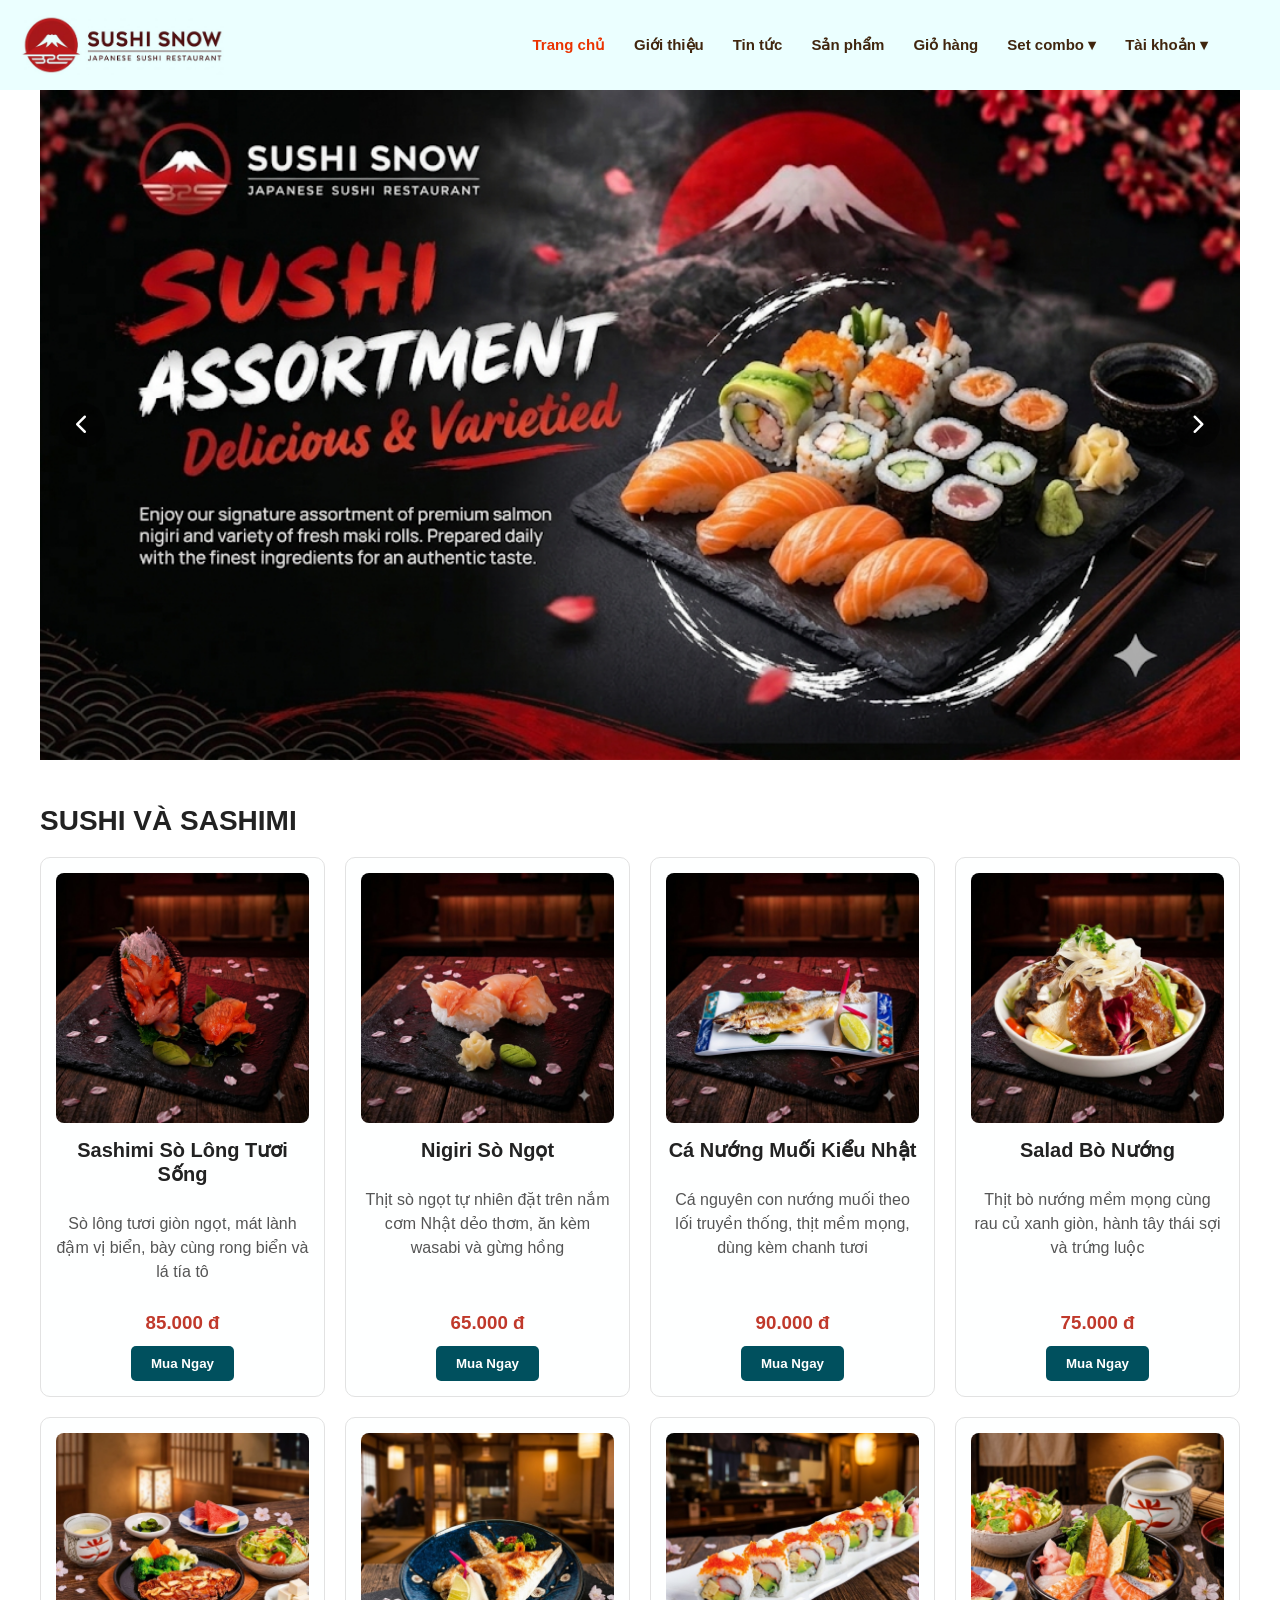
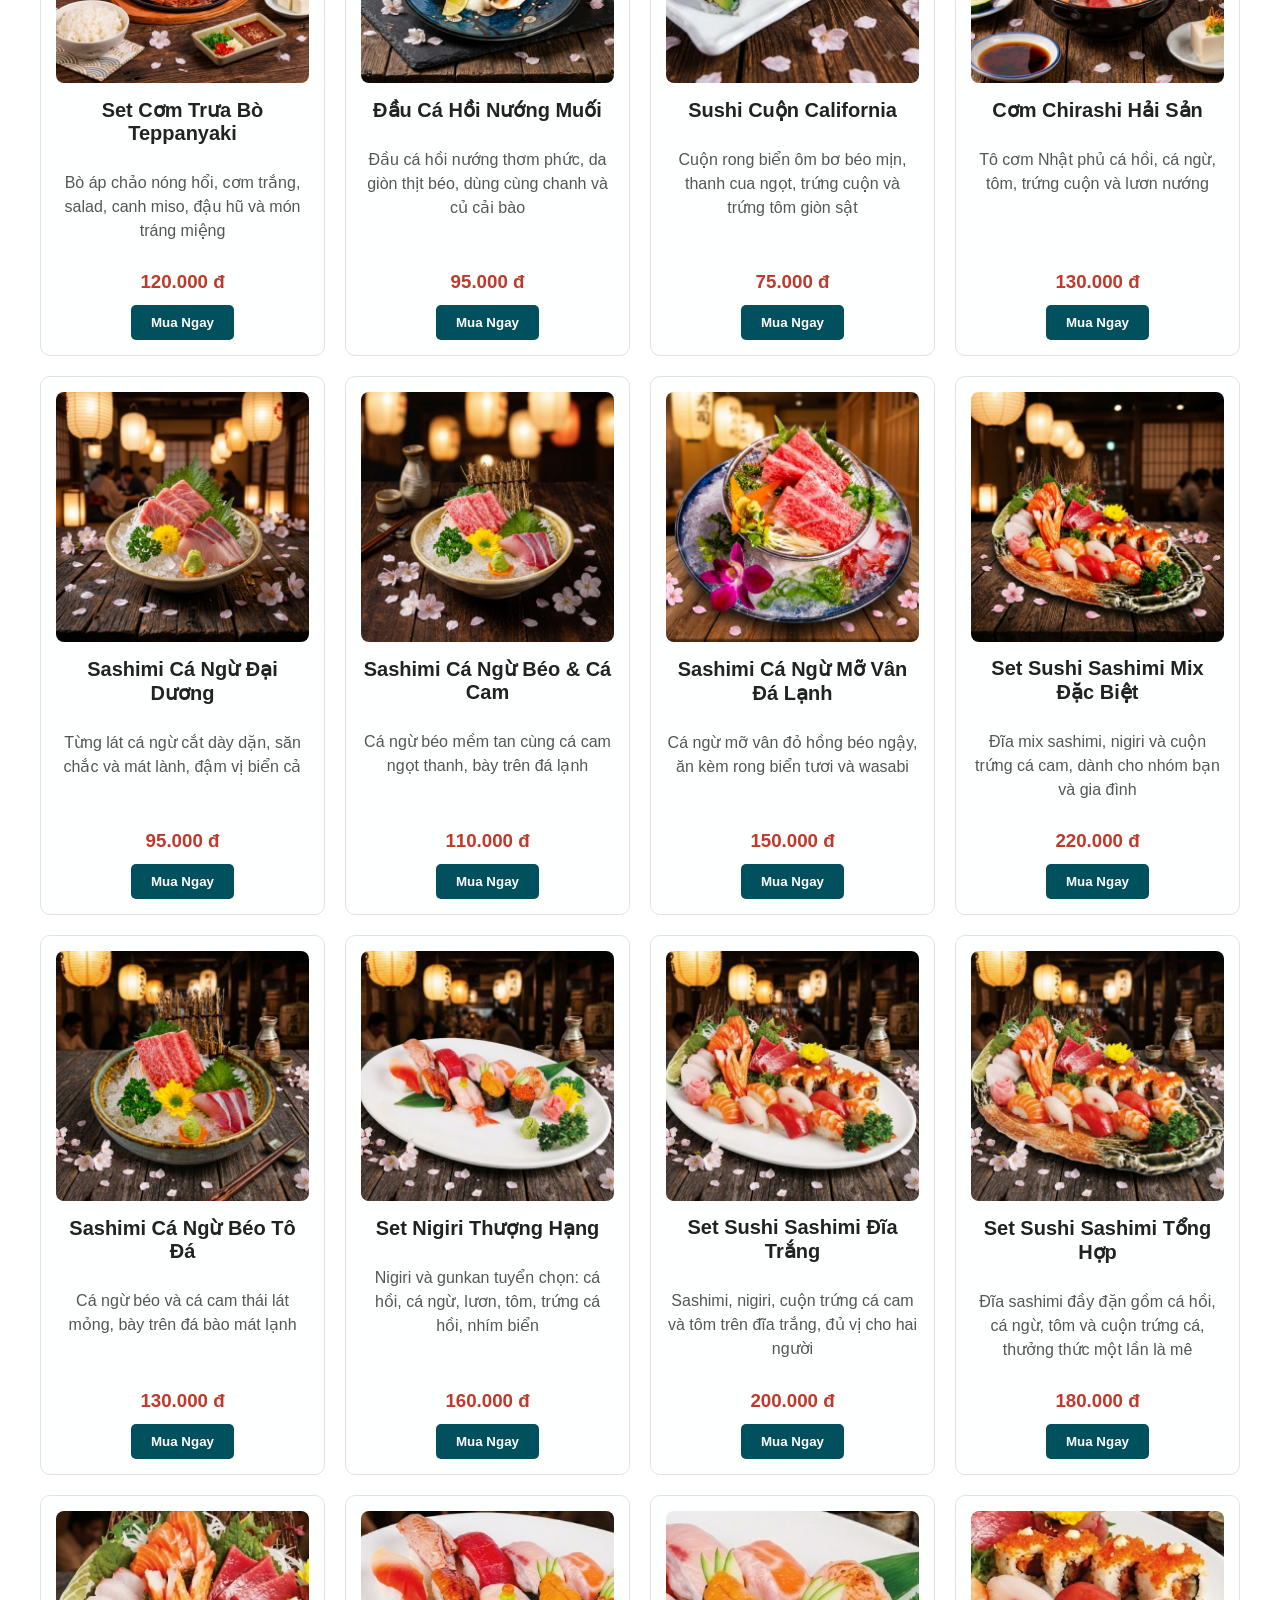
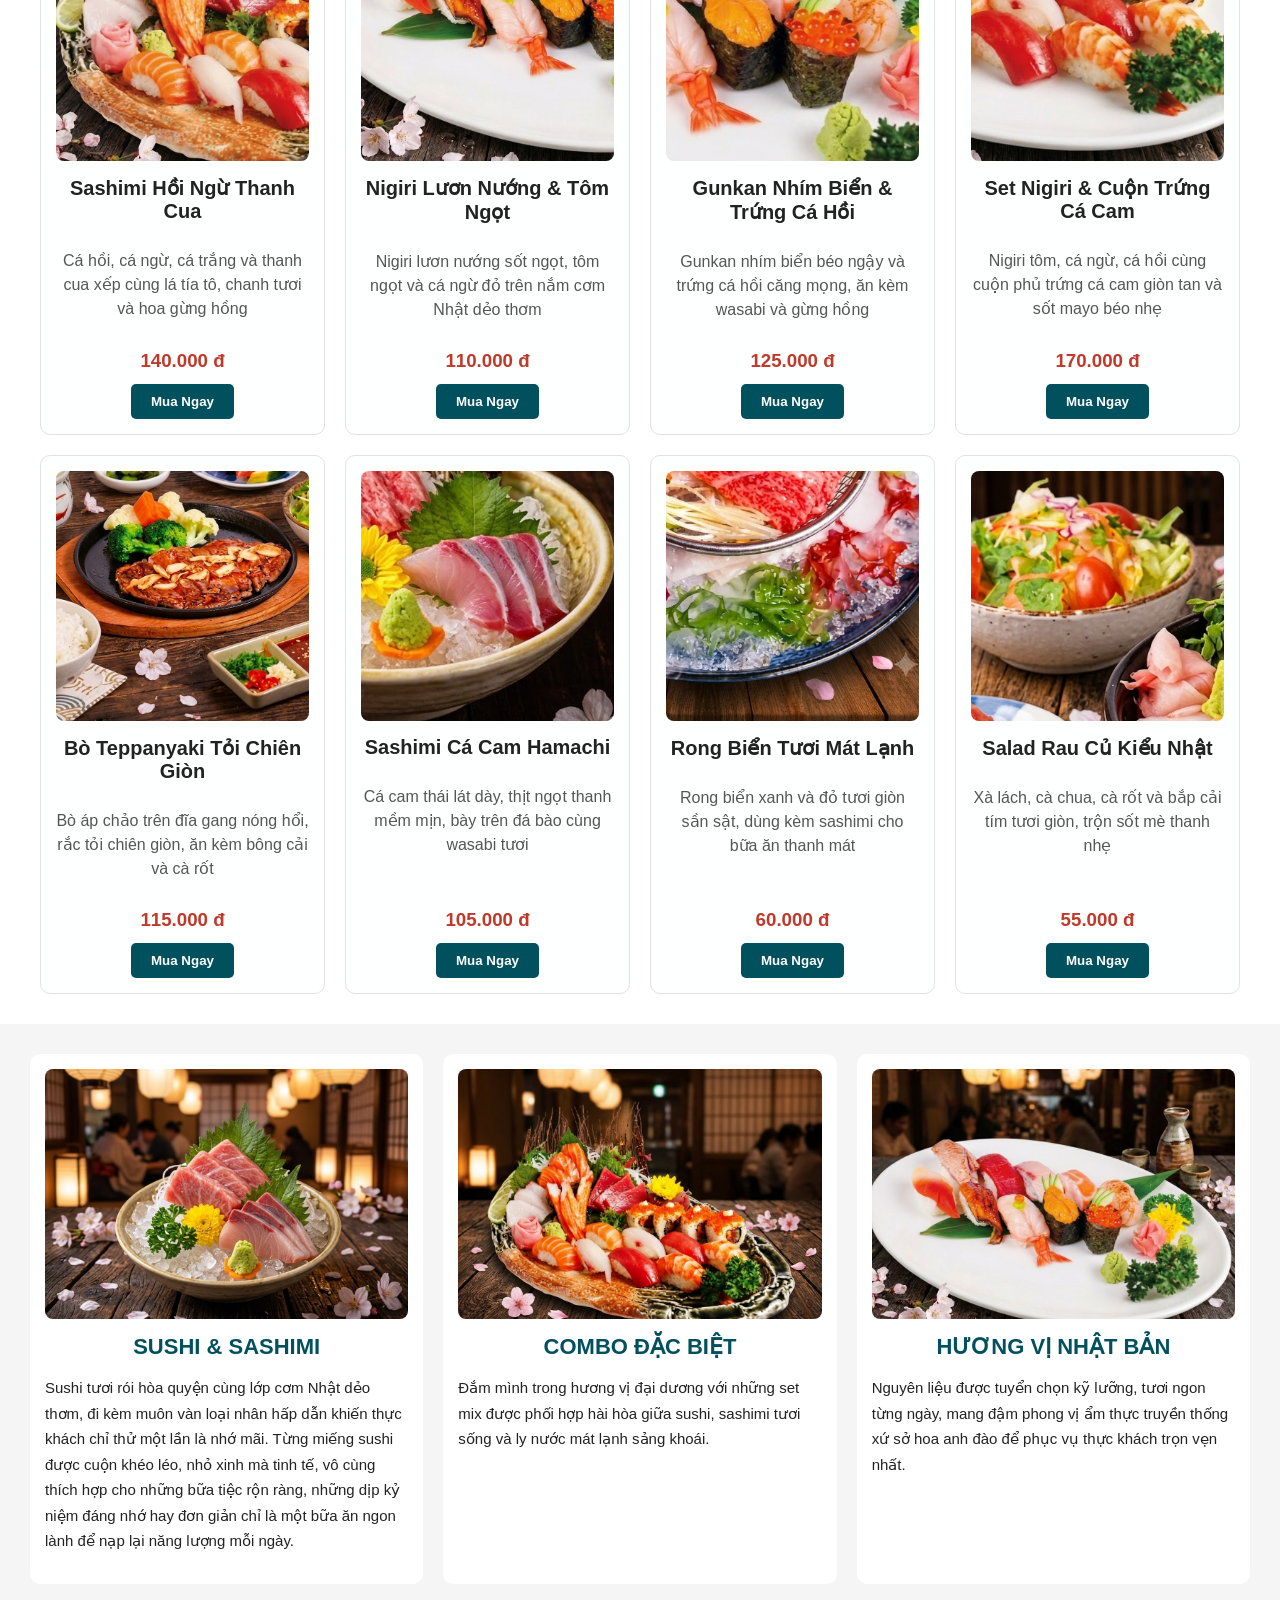
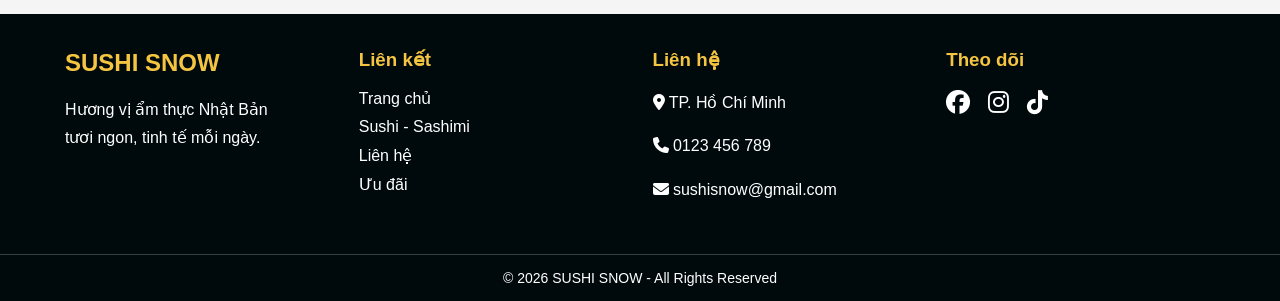
<file: index.html>
<!DOCTYPE html>
<html lang="vi">

<head>
    <meta charset="UTF-8">
    <meta http-equiv="X-UA-Compatible" content="IE=edge">
    <meta name="viewport" content="width=device-width, initial-scale=1.0">
    <title>Trang chủ - Sushi Snow</title>
    <link rel="stylesheet" href="css/style.css">
    <link rel="stylesheet" href="https://cdnjs.cloudflare.com/ajax/libs/font-awesome/6.5.2/css/all.min.css">
    <script src="https://code.jquery.com/jquery-3.7.1.min.js"></script>
</head>

<body>
    <!-- HEADER -->
    <div class="nav-full">
        <nav>
            <div class="logo">
                <a href="index.html"><img src="image/logo.jpg" alt="Logo Sushi Snow"></a>
            </div>
            <button class="menu-toggle" aria-label="Mở menu"><i class="fa-solid fa-bars"></i></button>

            <div class="menu">
                <ul>
                    <li><a href="index.html" class="active">Trang chủ</a></li>
                    <li><a href="gioithieu.html">Giới thiệu</a></li>
                    <li><a href="tintuc.html">Tin tức</a></li>
                    <li><a href="sanpham.html">Sản phẩm</a></li>
                    <li><a href="cart.html">Giỏ hàng</a></li>
                    <li class="dropdown">
                        <a href="#">Set combo ▾</a>
                        <ul class="menu-con">
                            <li><a href="combo1.html">Combo gia đình &amp; nhóm</a></li>
                            <li><a href="combo2.html">Combo cặp đôi &amp; cá nhân</a></li>
                            <li><a href="#">Combo 10 sushi ngẫu nhiên</a></li>
                            <li><a href="#">Combo 3 sashimi và 1 Coca vừa</a></li>
                            <li><a href="#">Combo 2 set sushi mix đủ loại</a></li>
                        </ul>
                    </li>
                    <li class="dropdown">
                        <a href="#">Tài khoản ▾</a>
                        <ul class="menu-con">
                            <li><a href="dangnhap.html">Đăng nhập</a></li>
                            <li><a href="dangky.html">Đăng ký</a></li>
                        </ul>
                    </li>
                </ul>
            </div>
        </nav>

        <!-- BANNER -->
        <div class="container banner-container">
            <div class="banner">
                <div class="banner-1">
                    <img id="banner" src="image/banner1.webp" alt="Banner Sushi Snow">
                    <button class="btn-left" onclick="left()" aria-label="Ảnh trước"><i class="fa-solid fa-chevron-left"></i></button>
                    <button class="btn-right" onclick="right()" aria-label="Ảnh tiếp theo"><i class="fa-solid fa-chevron-right"></i></button>
                </div>
            </div>
        </div>
    </div>

    <!-- SẢN PHẨM -->
    <section class="container related-products-section">
        <h1 class="section-title">SUSHI VÀ SASHIMI</h1>
        <div class="row product-list" id="showbanh"></div>
    </section>

    <!-- QUẢNG CÁO -->
    <section class="row ads-section">
        <div class="col4">
            <img src="image/sp9.jpg" alt="Sushi tươi ngon">
            <h2>SUSHI &amp; SASHIMI</h2>
            <p>Sushi tươi rói hòa quyện cùng lớp cơm Nhật dẻo thơm, đi kèm muôn vàn loại nhân hấp dẫn khiến thực khách chỉ thử một lần là nhớ mãi. Từng miếng sushi được cuộn khéo léo, nhỏ xinh mà tinh tế, vô cùng thích hợp cho những bữa tiệc rộn ràng, những dịp kỷ niệm đáng nhớ hay đơn giản chỉ là một bữa ăn ngon lành để nạp lại năng lượng mỗi ngày.</p>
        </div>
        <div class="col4">
            <img src="image/sp12.jpg" alt="Combo Set Đặc Biệt">
            <h2>COMBO ĐẶC BIỆT</h2>
            <p>Đắm mình trong hương vị đại dương với những set mix được phối hợp hài hòa giữa sushi, sashimi tươi sống và ly nước mát lạnh sảng khoái.</p>
        </div>
        <div class="col4">
            <img src="image/sp14.jpg" alt="Món Nhật Truyền Thống">
            <h2>HƯƠNG VỊ NHẬT BẢN</h2>
            <p>Nguyên liệu được tuyển chọn kỹ lưỡng, tươi ngon từng ngày, mang đậm phong vị ẩm thực truyền thống xứ sở hoa anh đào để phục vụ thực khách trọn vẹn nhất.</p>
        </div>
    </section>

    <!-- FOOTER -->
    <footer>
        <div class="footer-content">
            <div class="footer-box">
                <h2>SUSHI SNOW</h2>
                <p>Hương vị ẩm thực Nhật Bản<br>tươi ngon, tinh tế mỗi ngày.</p>
            </div>
            <div class="footer-box">
                <h3>Liên kết</h3>
                <a href="index.html">Trang chủ</a>
                <a href="sanpham.html">Sushi - Sashimi</a>
                <a href="gioithieu.html">Liên hệ</a>
                <a href="#">Ưu đãi</a>
            </div>
            <div class="footer-box">
                <h3>Liên hệ</h3>
                <p><i class="fa-solid fa-location-dot"></i> TP. Hồ Chí Minh</p>
                <p><i class="fa-solid fa-phone"></i> 0123 456 789</p>
                <p><i class="fa-solid fa-envelope"></i> sushisnow@gmail.com</p>
            </div>
            <div class="footer-box">
                <h3>Theo dõi</h3>
                <div class="social">
                    <a href="#" aria-label="Facebook"><i class="fa-brands fa-facebook"></i></a>
                    <a href="#" aria-label="Instagram"><i class="fa-brands fa-instagram"></i></a>
                    <a href="#" aria-label="TikTok"><i class="fa-brands fa-tiktok"></i></a>
                </div>
            </div>
        </div>
        <div class="footer-bottom">© 2026 SUSHI SNOW - All Rights Reserved</div>
    </footer>

    <script src="js/menu.js"></script>
    <script>
        let arr = [
            "image/banner1.webp",
            "image/banner2.webp",
            "image/banner3.webp"
        ];
        let i = 0;
        function showBanner() {
            document.getElementById("banner").src = arr[i];
        }
        function left() {
            i--;
            if (i < 0) {
                i = arr.length - 1;
            }
            showBanner();
        }
        function right() {
            i++;
            if (i >= arr.length) {
                i = 0;
            }
            showBanner();
        }
        setInterval(right, 3000);
    
    </script>
    <script src="js/ds.js"></script>
    <script>
        for (let j = 0; j < ds.length; j++) {
            document.getElementById("showbanh").innerHTML += `
            <div class="col3">
                <img src="image/${ds[j].hinh}" alt="${ds[j].ten}">
                <h2>${ds[j].ten}</h2>
                <p>${ds[j].mota}</p>
                <h3>${ds[j].gia.toLocaleString('vi-VN')} đ</h3>
                <button class="fm" onclick="detail(${ds[j].id})">Mua Ngay</button>
            </div>`;
        }

        function detail(id) {
            window.location.href = `detail.html?id=${id}`;
        }
    
    </script>
</body>

</html>
</file>
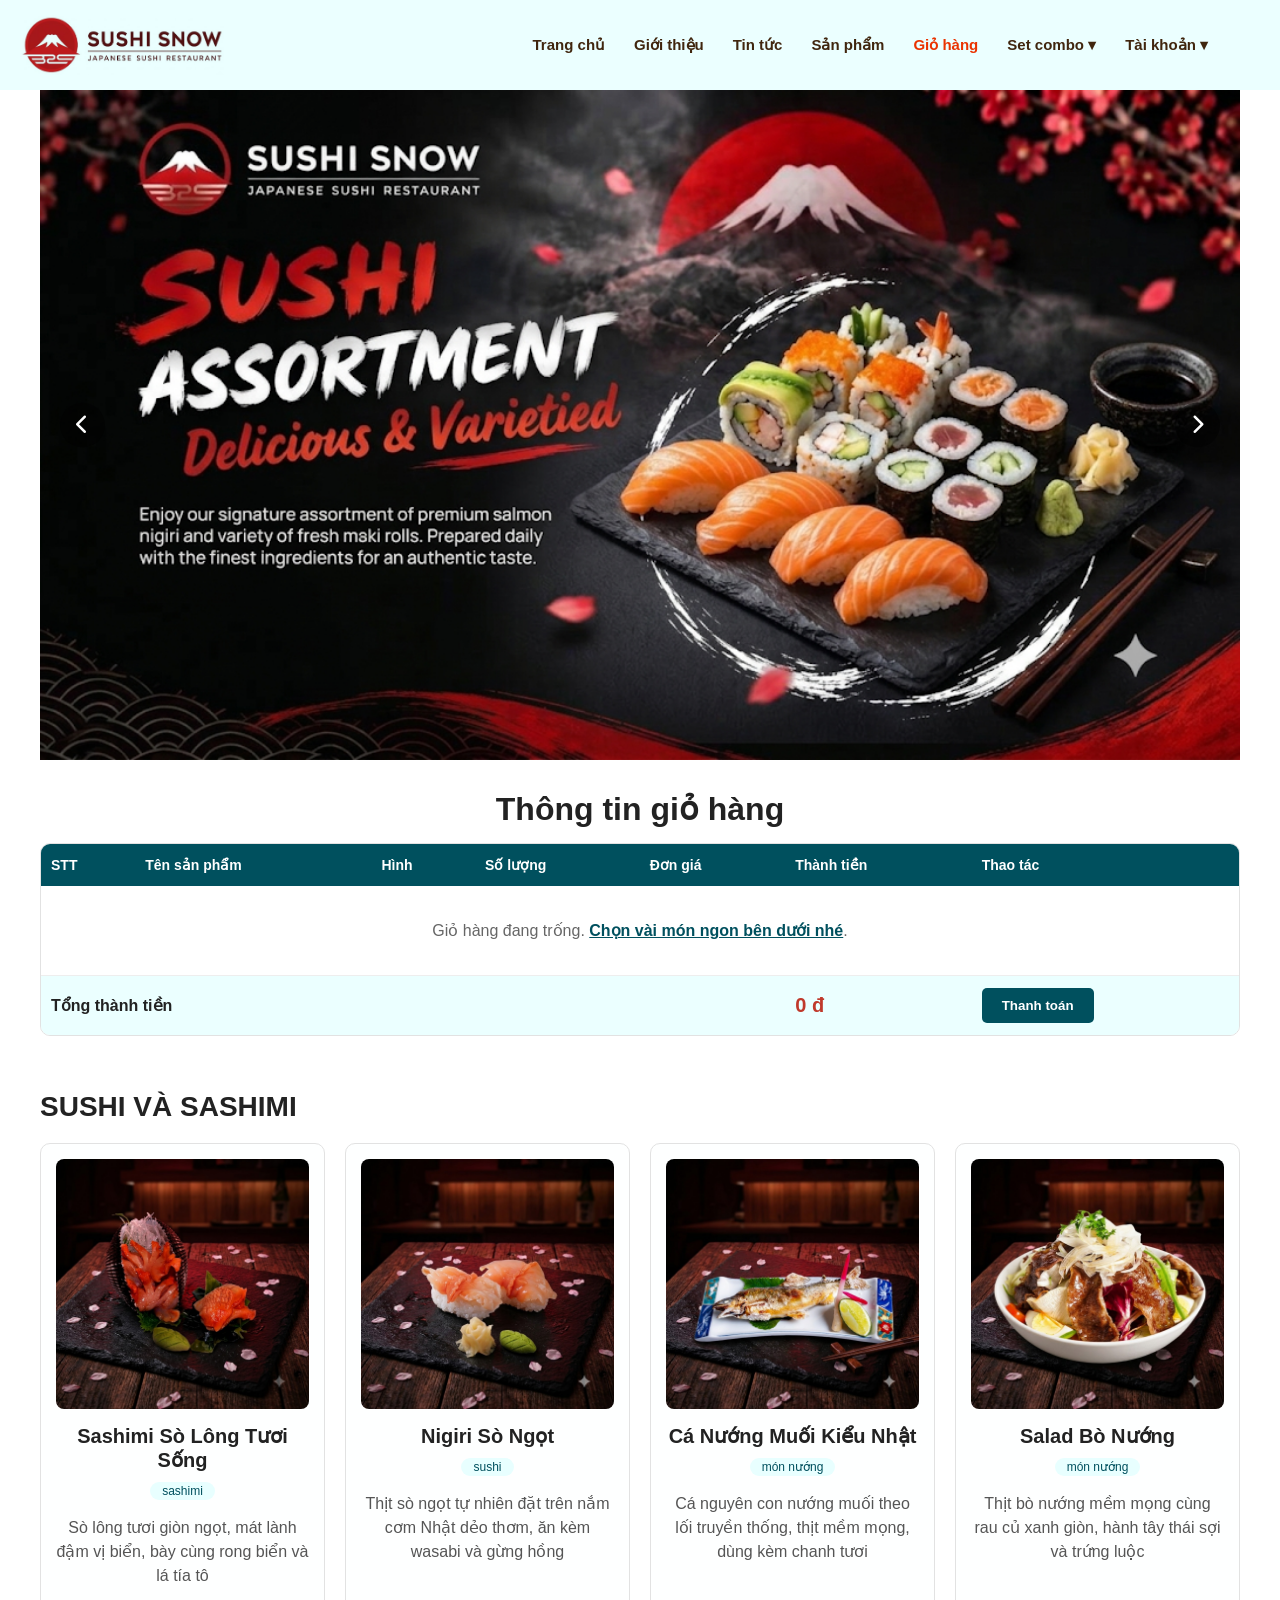
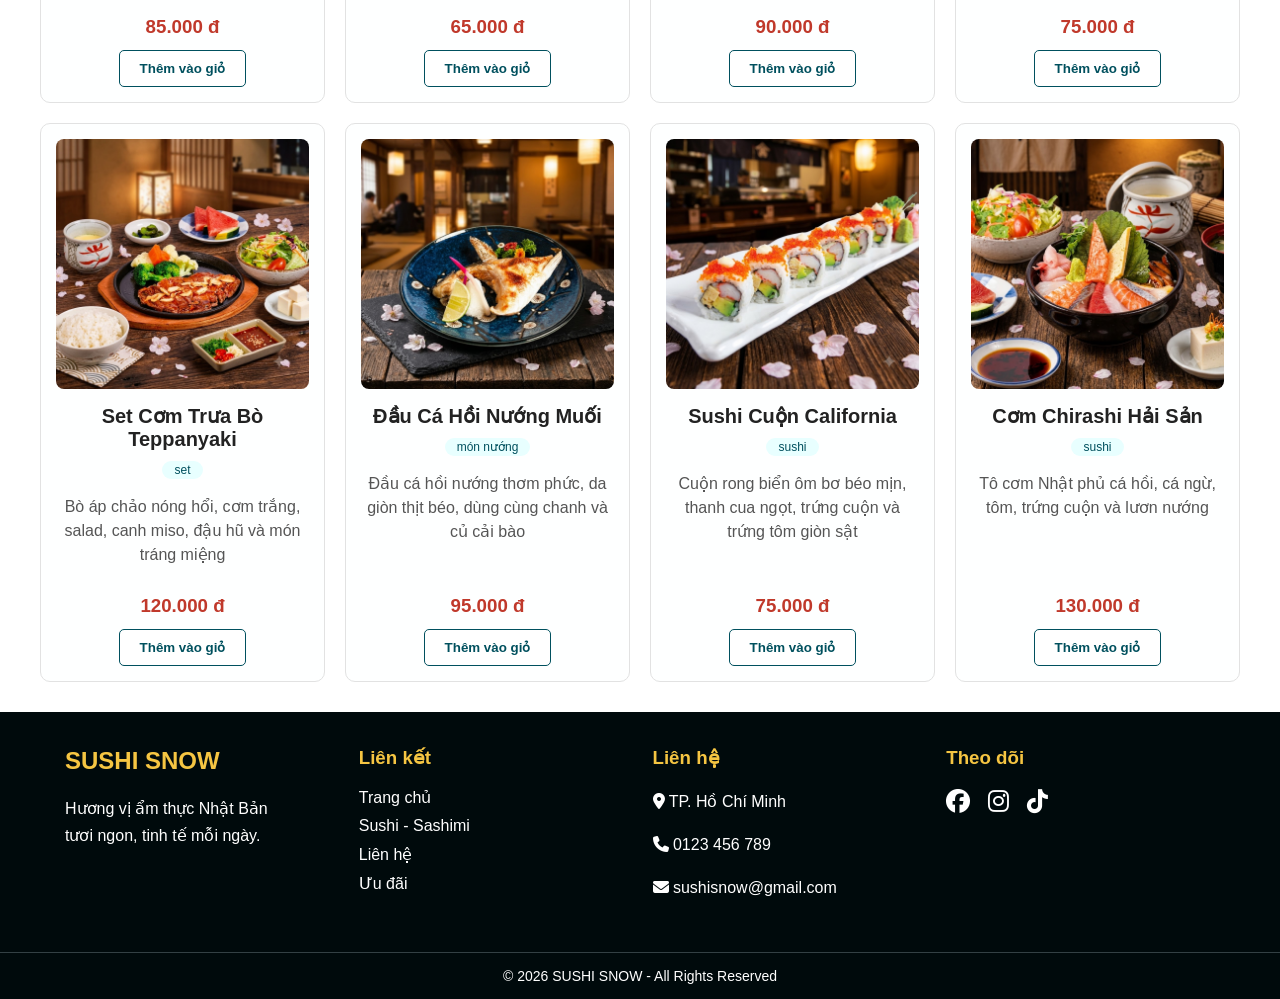
<file: cart.html>
<!DOCTYPE html>
<html lang="vi">

<head>
    <meta charset="UTF-8">
    <meta http-equiv="X-UA-Compatible" content="IE=edge">
    <meta name="viewport" content="width=device-width, initial-scale=1.0">
    <title>Giỏ hàng - Sushi Snow</title>
    <link rel="stylesheet" href="css/style.css">
    <link rel="stylesheet" href="https://cdnjs.cloudflare.com/ajax/libs/font-awesome/6.5.2/css/all.min.css">
    <script src="https://code.jquery.com/jquery-3.7.1.min.js"></script>
</head>

<body>
    <!-- HEADER -->
    <div class="nav-full">
        <nav>
            <div class="logo">
                <a href="index.html"><img src="image/logo.jpg" alt="Logo Sushi Snow"></a>
            </div>
            <button class="menu-toggle" aria-label="Mở menu"><i class="fa-solid fa-bars"></i></button>

            <div class="menu">
                <ul>
                    <li><a href="index.html">Trang chủ</a></li>
                    <li><a href="gioithieu.html">Giới thiệu</a></li>
                    <li><a href="tintuc.html">Tin tức</a></li>
                    <li><a href="sanpham.html">Sản phẩm</a></li>
                    <li><a href="cart.html" class="active">Giỏ hàng</a></li>
                    <li class="dropdown">
                        <a href="#">Set combo ▾</a>
                        <ul class="menu-con">
                            <li><a href="combo1.html">Combo gia đình &amp; nhóm</a></li>
                            <li><a href="combo2.html">Combo cặp đôi &amp; cá nhân</a></li>
                            <li><a href="#">Combo 10 sushi ngẫu nhiên</a></li>
                            <li><a href="#">Combo 3 sashimi và 1 Coca vừa</a></li>
                            <li><a href="#">Combo 2 set sushi mix đủ loại</a></li>
                        </ul>
                    </li>
                    <li class="dropdown">
                        <a href="#">Tài khoản ▾</a>
                        <ul class="menu-con">
                            <li><a href="dangnhap.html">Đăng nhập</a></li>
                            <li><a href="dangky.html">Đăng ký</a></li>
                        </ul>
                    </li>
                </ul>
            </div>
        </nav>

        <!-- BANNER -->
        <div class="container banner-container">
            <div class="banner">
                <div class="banner-1">
                    <img id="banner" src="image/banner1.webp" alt="Banner Sushi Snow">
                    <button class="btn-left" onclick="left()" aria-label="Ảnh trước"><i class="fa-solid fa-chevron-left"></i></button>
                    <button class="btn-right" onclick="right()" aria-label="Ảnh tiếp theo"><i class="fa-solid fa-chevron-right"></i></button>
                </div>
            </div>
        </div>
    </div>

    <!-- GIỎ HÀNG -->
    <div class="container cart-section">
        <div class="row"><h1>Thông tin giỏ hàng</h1></div>
        <div class="row cart-wrap">
            <table>
                <thead>
                    <tr><th>STT</th><th>Tên sản phẩm</th><th>Hình</th><th>Số lượng</th><th>Đơn giá</th><th>Thành tiền</th><th>Thao tác</th></tr>
                </thead>
                <tbody id="addCart">
                    <!-- Render từ js/cart.js -->
                </tbody>
                <tfoot>
                    <tr>
                        <td colspan="5">Tổng thành tiền</td>
                        <td id="tongtien">0 đ</td>
                        <td><button type="button" class="btn-pay" onclick="thanhToan()">Thanh toán</button></td>
                    </tr>
                </tfoot>
            </table>
        </div>
    </div>

    <!-- SẢN PHẨM GỢI Ý -->
    <section class="container related-products-section">
        <h1 class="section-title">SUSHI VÀ SASHIMI</h1>
        <div class="row product-list" id="productAll"></div>
    </section>

    <!-- FOOTER -->
    <footer>
        <div class="footer-content">
            <div class="footer-box">
                <h2>SUSHI SNOW</h2>
                <p>Hương vị ẩm thực Nhật Bản<br>tươi ngon, tinh tế mỗi ngày.</p>
            </div>
            <div class="footer-box">
                <h3>Liên kết</h3>
                <a href="index.html">Trang chủ</a>
                <a href="sanpham.html">Sushi - Sashimi</a>
                <a href="gioithieu.html">Liên hệ</a>
                <a href="#">Ưu đãi</a>
            </div>
            <div class="footer-box">
                <h3>Liên hệ</h3>
                <p><i class="fa-solid fa-location-dot"></i> TP. Hồ Chí Minh</p>
                <p><i class="fa-solid fa-phone"></i> 0123 456 789</p>
                <p><i class="fa-solid fa-envelope"></i> sushisnow@gmail.com</p>
            </div>
            <div class="footer-box">
                <h3>Theo dõi</h3>
                <div class="social">
                    <a href="#" aria-label="Facebook"><i class="fa-brands fa-facebook"></i></a>
                    <a href="#" aria-label="Instagram"><i class="fa-brands fa-instagram"></i></a>
                    <a href="#" aria-label="TikTok"><i class="fa-brands fa-tiktok"></i></a>
                </div>
            </div>
        </div>
        <div class="footer-bottom">© 2026 SUSHI SNOW - All Rights Reserved</div>
    </footer>

    <script src="js/menu.js"></script>
    <div id="toast"></div>
    <script>
        let arr = [
            "image/banner1.webp",
            "image/banner2.webp",
            "image/banner3.webp"
        ];
        let i = 0;
        function showBanner() {
            document.getElementById("banner").src = arr[i];
        }
        function left() {
            i--;
            if (i < 0) {
                i = arr.length - 1;
            }
            showBanner();
        }
        function right() {
            i++;
            if (i >= arr.length) {
                i = 0;
            }
            showBanner();
        }
        setInterval(right, 3000);
    
    </script>
    <script src="js/ds.js"></script>
    <script src="js/cart.js"></script>
</body>

</html>
</file>
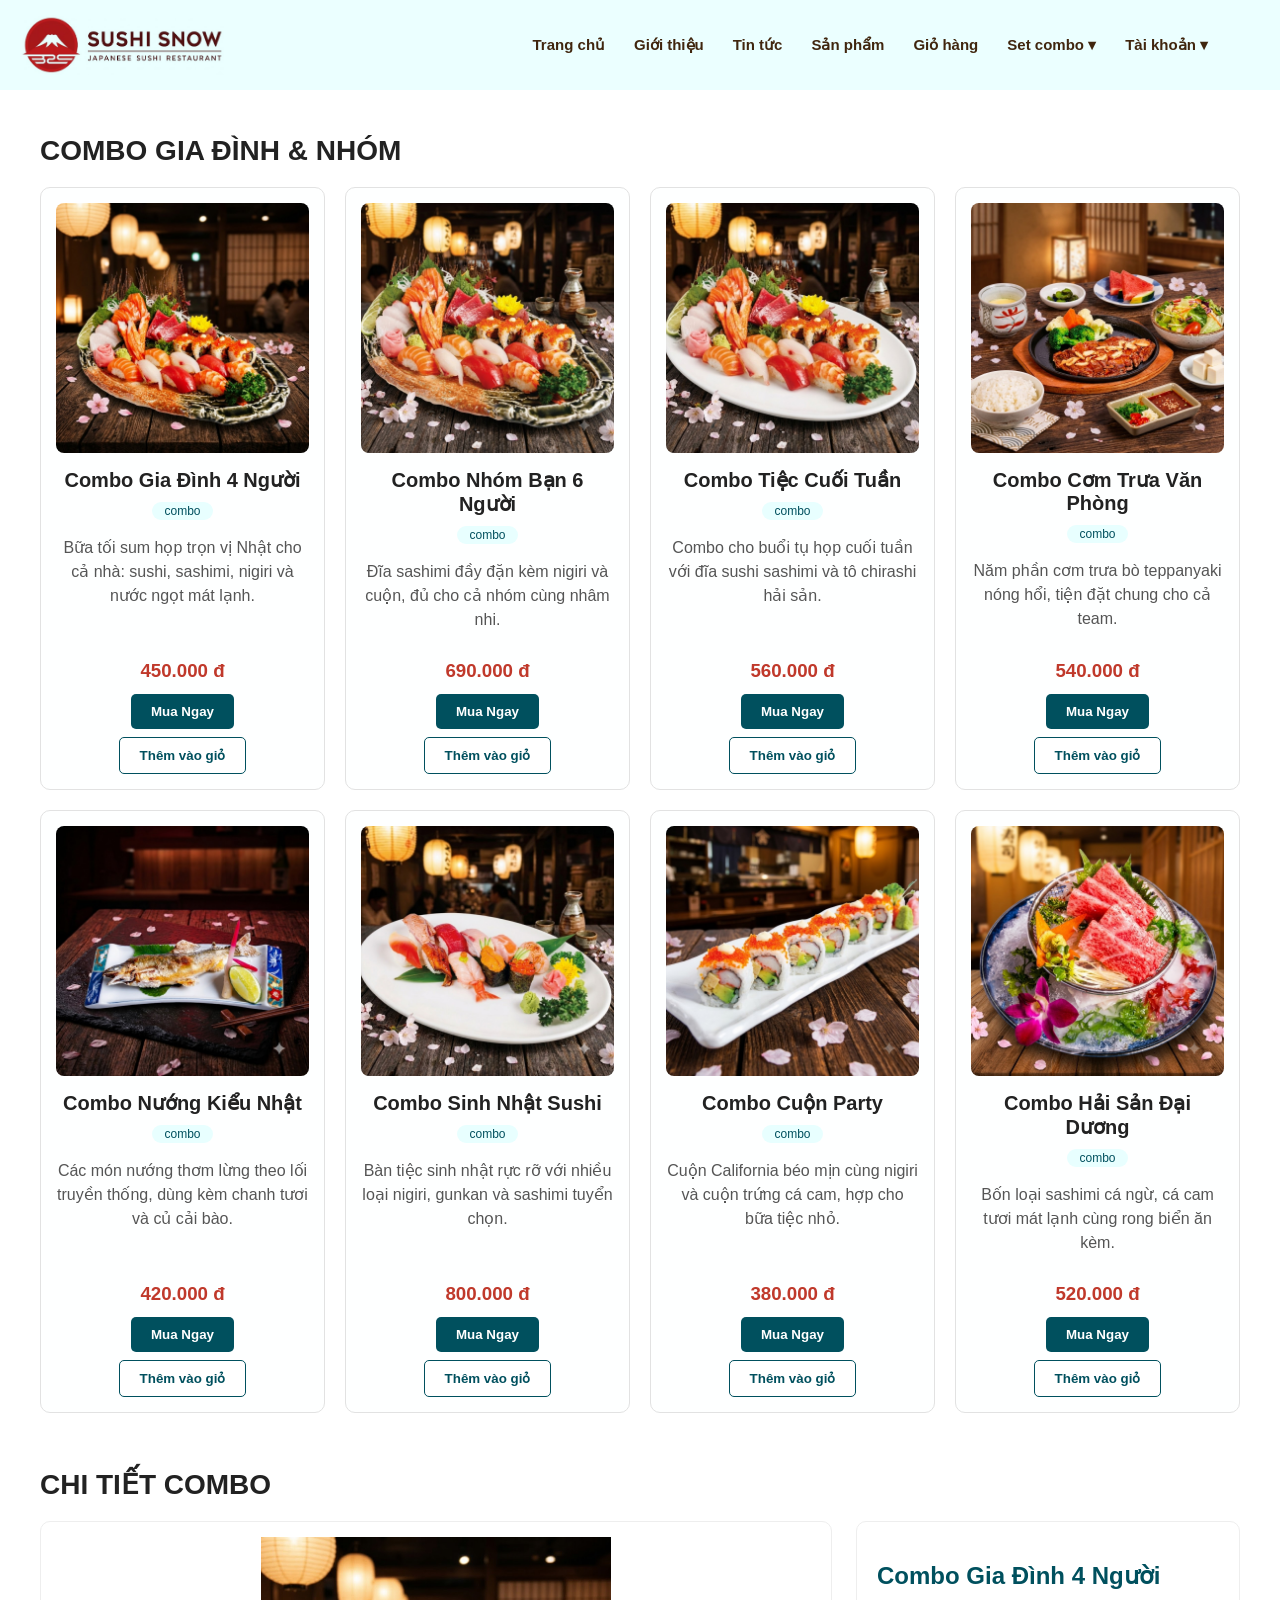
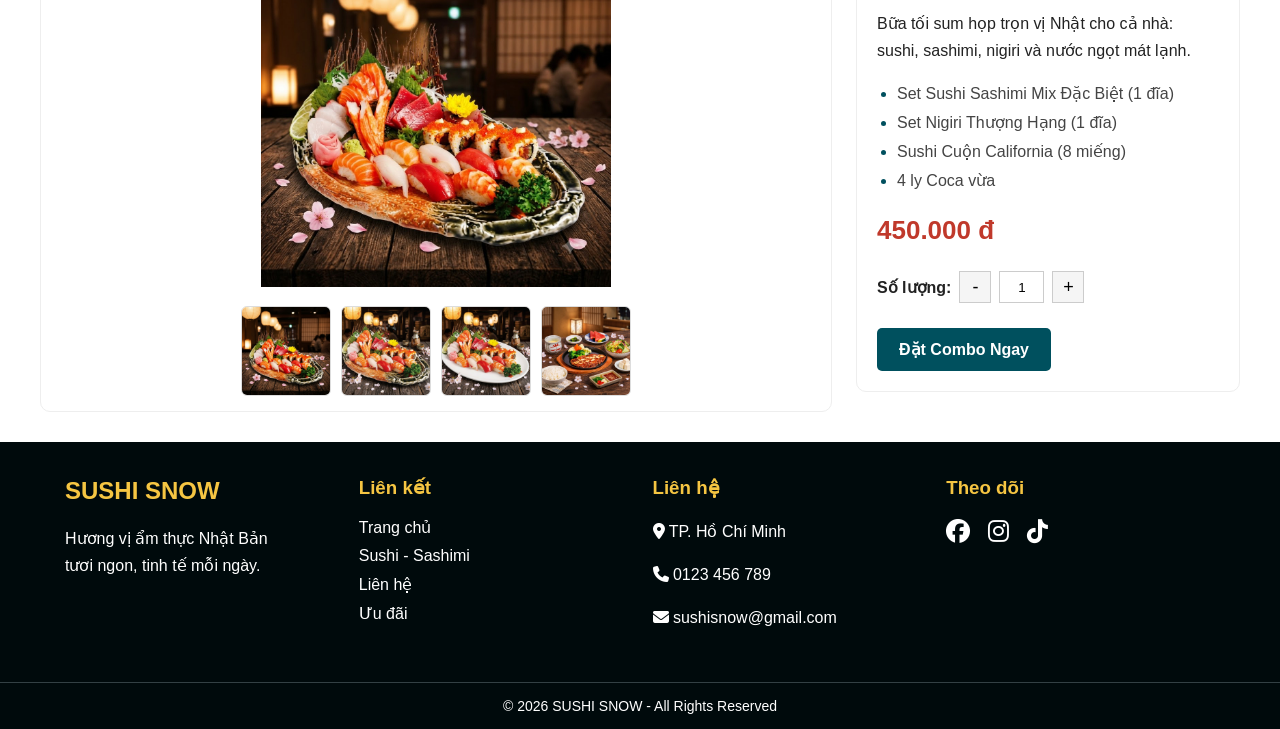
<file: combo1.html>
<!DOCTYPE html>
<html lang="vi">

<head>
    <meta charset="UTF-8">
    <meta http-equiv="X-UA-Compatible" content="IE=edge">
    <meta name="viewport" content="width=device-width, initial-scale=1.0">
    <title>Combo gia đình & nhóm - Sushi Snow</title>
    <link rel="stylesheet" href="css/style1.css">
    <link rel="stylesheet" href="https://cdnjs.cloudflare.com/ajax/libs/font-awesome/6.5.2/css/all.min.css">
</head>

<body>
    <!-- HEADER -->
    <div class="nav-full">
        <nav>
            <div class="logo">
                <a href="index.html"><img src="image/logo.jpg" alt="Logo Sushi Snow"></a>
            </div>
            <button class="menu-toggle" aria-label="Mở menu"><i class="fa-solid fa-bars"></i></button>

            <div class="menu">
                <ul>
                    <li><a href="index.html">Trang chủ</a></li>
                    <li><a href="gioithieu.html">Giới thiệu</a></li>
                    <li><a href="tintuc.html">Tin tức</a></li>
                    <li><a href="sanpham.html">Sản phẩm</a></li>
                    <li><a href="cart.html">Giỏ hàng</a></li>
                    <li class="dropdown">
                        <a href="#">Set combo ▾</a>
                        <ul class="menu-con">
                            <li><a href="combo1.html">Combo gia đình &amp; nhóm</a></li>
                            <li><a href="combo2.html">Combo cặp đôi &amp; cá nhân</a></li>
                            <li><a href="#">Combo 10 sushi ngẫu nhiên</a></li>
                            <li><a href="#">Combo 3 sashimi và 1 Coca vừa</a></li>
                            <li><a href="#">Combo 2 set sushi mix đủ loại</a></li>
                        </ul>
                    </li>
                    <li class="dropdown">
                        <a href="#">Tài khoản ▾</a>
                        <ul class="menu-con">
                            <li><a href="dangnhap.html">Đăng nhập</a></li>
                            <li><a href="dangky.html">Đăng ký</a></li>
                        </ul>
                    </li>
                </ul>
            </div>
        </nav>

        <!-- 8 COMBO (2 hàng đầu) - đổ từ js/combo.js -->
        <section class="container related-products-section">
            <h1 class="section-title">COMBO GIA ĐÌNH &amp; NHÓM</h1>
            <div class="row product-list" id="dscombo"></div>
        </section>

        <!-- CHI TIẾT COMBO ĐANG CHỌN -->
        <div class="product-detail-section" id="chitiet">
            <h1 class="section-title">CHI TIẾT COMBO</h1>
            <div class="row">
                <div class="left">
                    <img src="" alt="Combo Sushi Snow" id="main-img">
                    <div class="thumbnail-row" id="thumbs"></div>
                </div>

                <div class="right">
                    <h2 id="ten"></h2>
                    <p id="mota"></p>
                    <ul class="combo-list" id="gom"></ul>
                    <h3 class="price" id="gia"></h3>
                    <div class="quantity-box">
                        <label><b>Số lượng: </b></label>
                        <button onclick="decreaseQty()" aria-label="Giảm">-</button>
                        <input type="text" id="quantity" value="1" readonly>
                        <button onclick="increaseQty()" aria-label="Tăng">+</button>
                    </div>
                    <button class="btn-order" onclick="orderCombo()">Đặt Combo Ngay</button>
                </div>
            </div>
        </div>
    </div>

    <!-- FOOTER -->
    <footer>
        <div class="footer-content">
            <div class="footer-box">
                <h2>SUSHI SNOW</h2>
                <p>Hương vị ẩm thực Nhật Bản<br>tươi ngon, tinh tế mỗi ngày.</p>
            </div>
            <div class="footer-box">
                <h3>Liên kết</h3>
                <a href="index.html">Trang chủ</a>
                <a href="sanpham.html">Sushi - Sashimi</a>
                <a href="gioithieu.html">Liên hệ</a>
                <a href="#">Ưu đãi</a>
            </div>
            <div class="footer-box">
                <h3>Liên hệ</h3>
                <p><i class="fa-solid fa-location-dot"></i> TP. Hồ Chí Minh</p>
                <p><i class="fa-solid fa-phone"></i> 0123 456 789</p>
                <p><i class="fa-solid fa-envelope"></i> sushisnow@gmail.com</p>
            </div>
            <div class="footer-box">
                <h3>Theo dõi</h3>
                <div class="social">
                    <a href="#" aria-label="Facebook"><i class="fa-brands fa-facebook"></i></a>
                    <a href="#" aria-label="Instagram"><i class="fa-brands fa-instagram"></i></a>
                    <a href="#" aria-label="TikTok"><i class="fa-brands fa-tiktok"></i></a>
                </div>
            </div>
        </div>
        <div class="footer-bottom">© 2026 SUSHI SNOW - All Rights Reserved</div>
    </footer>

    <script src="js/menu.js"></script>
    <div id="toast"></div>
    <script>let comboTrang = 'combo1.html';</script>
    <script src="js/combo.js"></script>
</body>

</html>
</file>
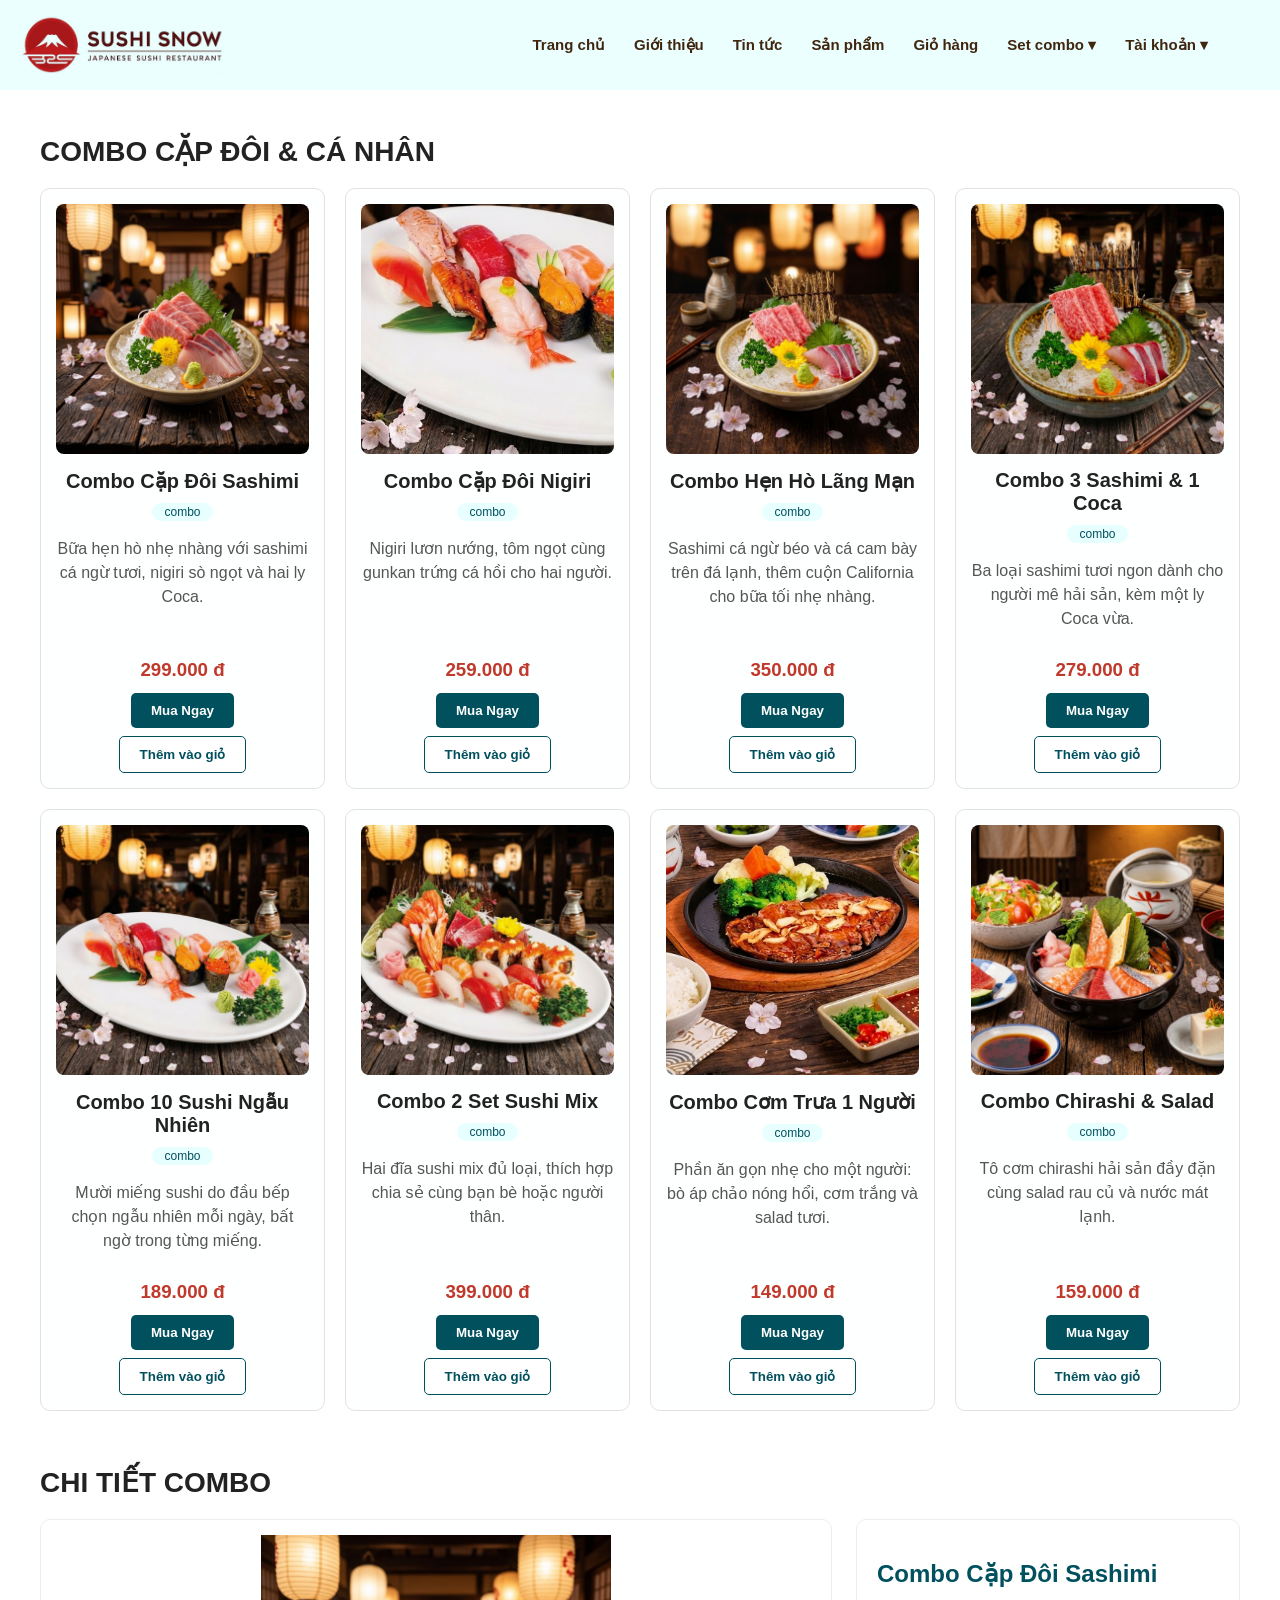
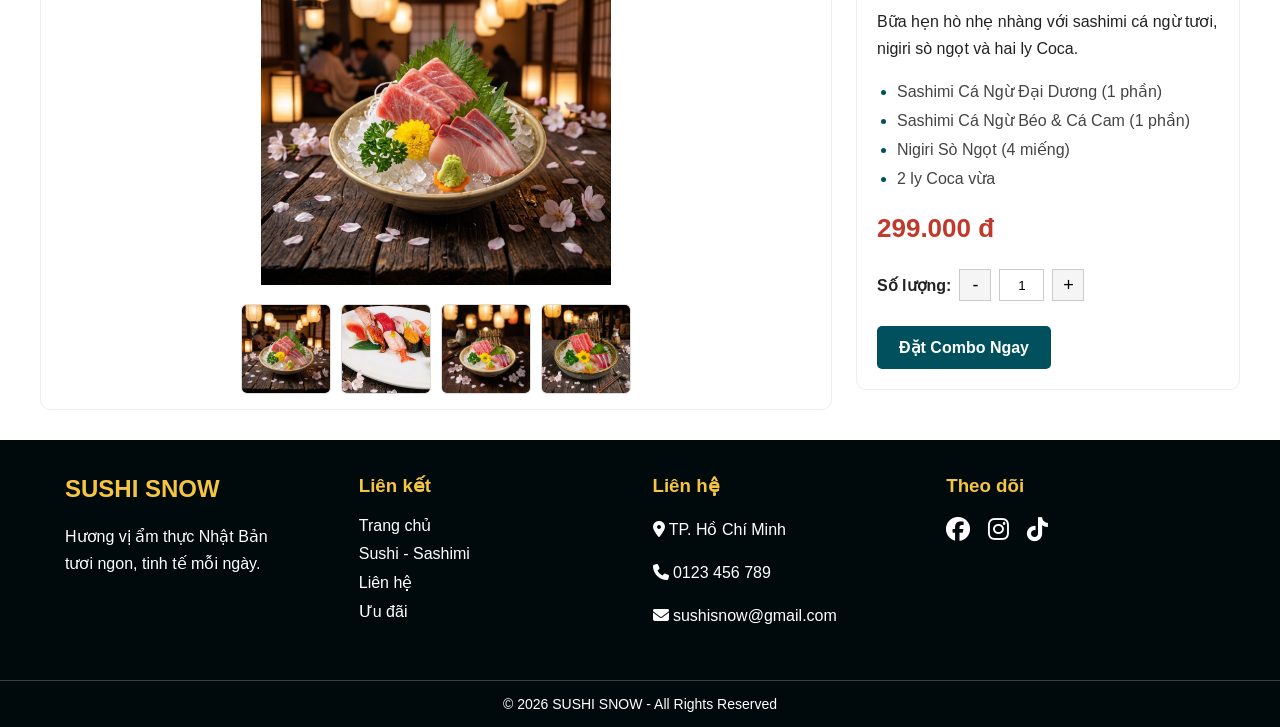
<file: combo2.html>
<!DOCTYPE html>
<html lang="vi">

<head>
    <meta charset="UTF-8">
    <meta http-equiv="X-UA-Compatible" content="IE=edge">
    <meta name="viewport" content="width=device-width, initial-scale=1.0">
    <title>Combo cặp đôi & cá nhân - Sushi Snow</title>
    <link rel="stylesheet" href="css/style1.css">
    <link rel="stylesheet" href="https://cdnjs.cloudflare.com/ajax/libs/font-awesome/6.5.2/css/all.min.css">
</head>

<body>
    <!-- HEADER -->
    <div class="nav-full">
        <nav>
            <div class="logo">
                <a href="index.html"><img src="image/logo.jpg" alt="Logo Sushi Snow"></a>
            </div>
            <button class="menu-toggle" aria-label="Mở menu"><i class="fa-solid fa-bars"></i></button>

            <div class="menu">
                <ul>
                    <li><a href="index.html">Trang chủ</a></li>
                    <li><a href="gioithieu.html">Giới thiệu</a></li>
                    <li><a href="tintuc.html">Tin tức</a></li>
                    <li><a href="sanpham.html">Sản phẩm</a></li>
                    <li><a href="cart.html">Giỏ hàng</a></li>
                    <li class="dropdown">
                        <a href="#">Set combo ▾</a>
                        <ul class="menu-con">
                            <li><a href="combo1.html">Combo gia đình &amp; nhóm</a></li>
                            <li><a href="combo2.html">Combo cặp đôi &amp; cá nhân</a></li>
                            <li><a href="#">Combo 10 sushi ngẫu nhiên</a></li>
                            <li><a href="#">Combo 3 sashimi và 1 Coca vừa</a></li>
                            <li><a href="#">Combo 2 set sushi mix đủ loại</a></li>
                        </ul>
                    </li>
                    <li class="dropdown">
                        <a href="#">Tài khoản ▾</a>
                        <ul class="menu-con">
                            <li><a href="dangnhap.html">Đăng nhập</a></li>
                            <li><a href="dangky.html">Đăng ký</a></li>
                        </ul>
                    </li>
                </ul>
            </div>
        </nav>

        <!-- 8 COMBO (2 hàng đầu) - đổ từ js/combo.js -->
        <section class="container related-products-section">
            <h1 class="section-title">COMBO CẶP ĐÔI &amp; CÁ NHÂN</h1>
            <div class="row product-list" id="dscombo"></div>
        </section>

        <!-- CHI TIẾT COMBO ĐANG CHỌN -->
        <div class="product-detail-section" id="chitiet">
            <h1 class="section-title">CHI TIẾT COMBO</h1>
            <div class="row">
                <div class="left">
                    <img src="" alt="Combo Sushi Snow" id="main-img">
                    <div class="thumbnail-row" id="thumbs"></div>
                </div>

                <div class="right">
                    <h2 id="ten"></h2>
                    <p id="mota"></p>
                    <ul class="combo-list" id="gom"></ul>
                    <h3 class="price" id="gia"></h3>
                    <div class="quantity-box">
                        <label><b>Số lượng: </b></label>
                        <button onclick="decreaseQty()" aria-label="Giảm">-</button>
                        <input type="text" id="quantity" value="1" readonly>
                        <button onclick="increaseQty()" aria-label="Tăng">+</button>
                    </div>
                    <button class="btn-order" onclick="orderCombo()">Đặt Combo Ngay</button>
                </div>
            </div>
        </div>
    </div>

    <!-- FOOTER -->
    <footer>
        <div class="footer-content">
            <div class="footer-box">
                <h2>SUSHI SNOW</h2>
                <p>Hương vị ẩm thực Nhật Bản<br>tươi ngon, tinh tế mỗi ngày.</p>
            </div>
            <div class="footer-box">
                <h3>Liên kết</h3>
                <a href="index.html">Trang chủ</a>
                <a href="sanpham.html">Sushi - Sashimi</a>
                <a href="gioithieu.html">Liên hệ</a>
                <a href="#">Ưu đãi</a>
            </div>
            <div class="footer-box">
                <h3>Liên hệ</h3>
                <p><i class="fa-solid fa-location-dot"></i> TP. Hồ Chí Minh</p>
                <p><i class="fa-solid fa-phone"></i> 0123 456 789</p>
                <p><i class="fa-solid fa-envelope"></i> sushisnow@gmail.com</p>
            </div>
            <div class="footer-box">
                <h3>Theo dõi</h3>
                <div class="social">
                    <a href="#" aria-label="Facebook"><i class="fa-brands fa-facebook"></i></a>
                    <a href="#" aria-label="Instagram"><i class="fa-brands fa-instagram"></i></a>
                    <a href="#" aria-label="TikTok"><i class="fa-brands fa-tiktok"></i></a>
                </div>
            </div>
        </div>
        <div class="footer-bottom">© 2026 SUSHI SNOW - All Rights Reserved</div>
    </footer>

    <script src="js/menu.js"></script>
    <div id="toast"></div>
    <script>let comboTrang = 'combo2.html';</script>
    <script src="js/combo.js"></script>
</body>

</html>
</file>
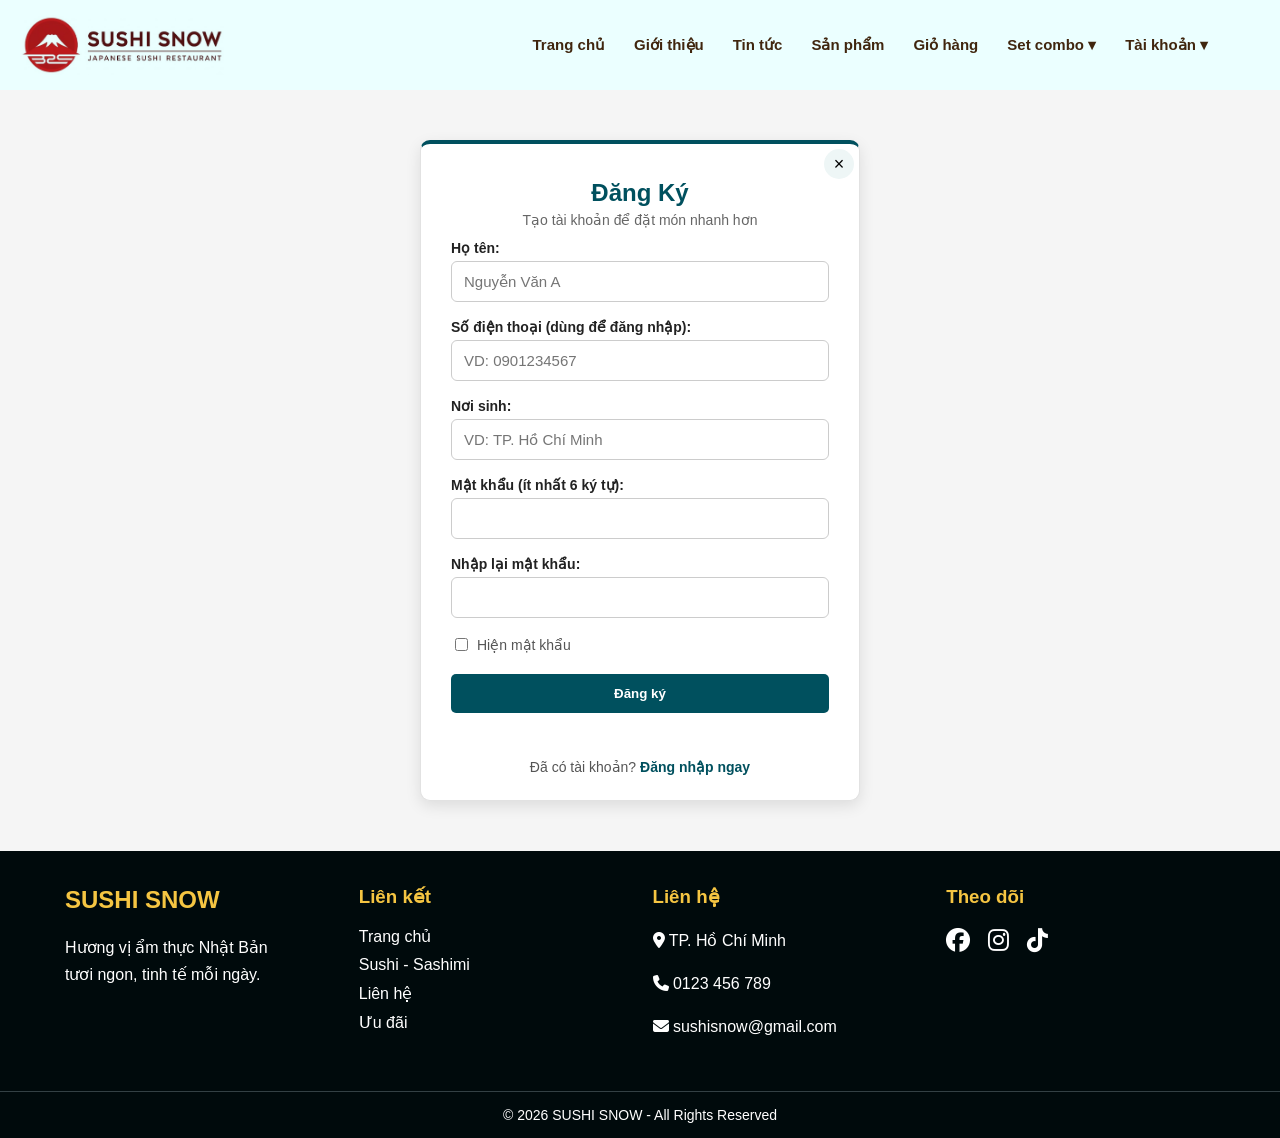
<file: dangky.html>
<!DOCTYPE html>
<html lang="vi">

<head>
    <meta charset="UTF-8">
    <meta http-equiv="X-UA-Compatible" content="IE=edge">
    <meta name="viewport" content="width=device-width, initial-scale=1.0">
    <title>Đăng ký - Sushi Snow</title>
    <link rel="stylesheet" href="css/style.css">
    <link rel="stylesheet" href="https://cdnjs.cloudflare.com/ajax/libs/font-awesome/6.5.2/css/all.min.css">
    <script src="https://code.jquery.com/jquery-3.7.1.min.js"></script>
</head>

<body>
    <!-- HEADER -->
    <div class="nav-full">
        <nav>
            <div class="logo">
                <a href="index.html"><img src="image/logo.jpg" alt="Logo Sushi Snow"></a>
            </div>
            <button class="menu-toggle" aria-label="Mở menu"><i class="fa-solid fa-bars"></i></button>

            <div class="menu">
                <ul>
                    <li><a href="index.html">Trang chủ</a></li>
                    <li><a href="gioithieu.html">Giới thiệu</a></li>
                    <li><a href="tintuc.html">Tin tức</a></li>
                    <li><a href="sanpham.html">Sản phẩm</a></li>
                    <li><a href="cart.html">Giỏ hàng</a></li>
                    <li class="dropdown">
                        <a href="#">Set combo ▾</a>
                        <ul class="menu-con">
                            <li><a href="combo1.html">Combo gia đình &amp; nhóm</a></li>
                            <li><a href="combo2.html">Combo cặp đôi &amp; cá nhân</a></li>
                            <li><a href="#">Combo 10 sushi ngẫu nhiên</a></li>
                            <li><a href="#">Combo 3 sashimi và 1 Coca vừa</a></li>
                            <li><a href="#">Combo 2 set sushi mix đủ loại</a></li>
                        </ul>
                    </li>
                    <li class="dropdown">
                        <a href="#">Tài khoản ▾</a>
                        <ul class="menu-con">
                            <li><a href="dangnhap.html">Đăng nhập</a></li>
                            <li><a href="dangky.html">Đăng ký</a></li>
                        </ul>
                    </li>
                </ul>
            </div>
        </nav>

    <!-- KHUNG ĐĂNG KÝ -->
    <section class="auth-section">
        <div id="dangky">
            <button id="btnTat" aria-label="Đóng">×</button>
            <h1>Đăng Ký</h1>
            <p class="auth-sub">Tạo tài khoản để đặt món nhanh hơn</p>
            <div class="gr">
                <label for="hoten">Họ tên:</label>
                <input type="text" id="hoten" placeholder="Nguyễn Văn A">
                <label for="sdt">Số điện thoại (dùng để đăng nhập):</label>
                <input type="text" id="sdt" placeholder="VD: 0901234567">
                <label for="noisinh">Nơi sinh:</label>
                <input type="text" id="noisinh" placeholder="VD: TP. Hồ Chí Minh">
                <label for="matkhau">Mật khẩu (ít nhất 6 ký tự):</label>
                <input type="password" id="matkhau">
                <label for="nhaplai">Nhập lại mật khẩu:</label>
                <input type="password" id="nhaplai">
            </div>
            <label class="show-pass"><input type="checkbox" id="hienmk"> Hiện mật khẩu</label>
            <button id="btnDangKy">Đăng ký</button>
            <p id="thongbao"></p>
            <a class="auth-link" href="dangnhap.html">Đã có tài khoản? <b>Đăng nhập ngay</b></a>
        </div>
    </section>
</div>

    <!-- FOOTER -->
    <footer>
        <div class="footer-content">
            <div class="footer-box">
                <h2>SUSHI SNOW</h2>
                <p>Hương vị ẩm thực Nhật Bản<br>tươi ngon, tinh tế mỗi ngày.</p>
            </div>
            <div class="footer-box">
                <h3>Liên kết</h3>
                <a href="index.html">Trang chủ</a>
                <a href="sanpham.html">Sushi - Sashimi</a>
                <a href="gioithieu.html">Liên hệ</a>
                <a href="#">Ưu đãi</a>
            </div>
            <div class="footer-box">
                <h3>Liên hệ</h3>
                <p><i class="fa-solid fa-location-dot"></i> TP. Hồ Chí Minh</p>
                <p><i class="fa-solid fa-phone"></i> 0123 456 789</p>
                <p><i class="fa-solid fa-envelope"></i> sushisnow@gmail.com</p>
            </div>
            <div class="footer-box">
                <h3>Theo dõi</h3>
                <div class="social">
                    <a href="#" aria-label="Facebook"><i class="fa-brands fa-facebook"></i></a>
                    <a href="#" aria-label="Instagram"><i class="fa-brands fa-instagram"></i></a>
                    <a href="#" aria-label="TikTok"><i class="fa-brands fa-tiktok"></i></a>
                </div>
            </div>
        </div>
        <div class="footer-bottom">© 2026 SUSHI SNOW - All Rights Reserved</div>
    </footer>

    <script src="js/menu.js"></script>
    <script>
$("#btnTat").click(function () { window.location.href = "index.html"; });

// Hiện / ẩn mật khẩu
$("#hienmk").change(function () {
    $("#matkhau, #nhaplai").attr("type", this.checked ? "text" : "password");
});

function baoLoi(msg, o) {
    $(".gr input").removeClass("sai");
    $("#thongbao").text(msg).attr("class", "loi");
    if (o) o.addClass("sai").focus();
}

$("#btnDangKy").click(function () {
    let hoten = $("#hoten").val().trim().replace(/\s+/g, " ");
    let sdt = $("#sdt").val().trim();
    let noisinh = $("#noisinh").val().trim();
    let matkhau = $("#matkhau").val();
    let nhaplai = $("#nhaplai").val();
    let dsTK = JSON.parse(localStorage.getItem("taikhoan_Storage")) || [];

    if (hoten === "") { baoLoi("Bạn vui lòng nhập họ tên nhé!", $("#hoten")); return; }
    if (sdt === "") { baoLoi("Bạn vui lòng nhập số điện thoại nhé!", $("#sdt")); return; }
    if (!/^0\d{9}$/.test(sdt)) { baoLoi("Số điện thoại gồm 10 chữ số và bắt đầu bằng số 0.", $("#sdt")); return; }
    if (noisinh === "") { baoLoi("Bạn vui lòng nhập nơi sinh nhé!", $("#noisinh")); return; }
    if (matkhau.length < 6) { baoLoi("Mật khẩu cần ít nhất 6 ký tự.", $("#matkhau")); return; }
    if (matkhau !== nhaplai) { baoLoi("Mật khẩu nhập lại chưa khớp.", $("#nhaplai")); return; }
    if (dsTK.some(a => a.sdt === sdt)) { baoLoi("Số điện thoại này đã đăng ký. Hãy đăng nhập nhé.", $("#sdt")); return; }

    dsTK.push({ hoten: hoten, sdt: sdt, noisinh: noisinh, matkhau: matkhau });
    localStorage.setItem("taikhoan_Storage", JSON.stringify(dsTK));
    $(".gr input").removeClass("sai");
    $("#thongbao").text("Đăng ký thành công! Chào mừng bạn đến với Sushi Snow.").attr("class", "ok");
    setTimeout(function () { window.location.href = "dangnhap.html"; }, 1500);
});

// Nhấn Enter để đăng ký
$(".gr input").on("keydown", function (e) { if (e.key === "Enter") $("#btnDangKy").click(); });
    </script>
</body>

</html>
</file>
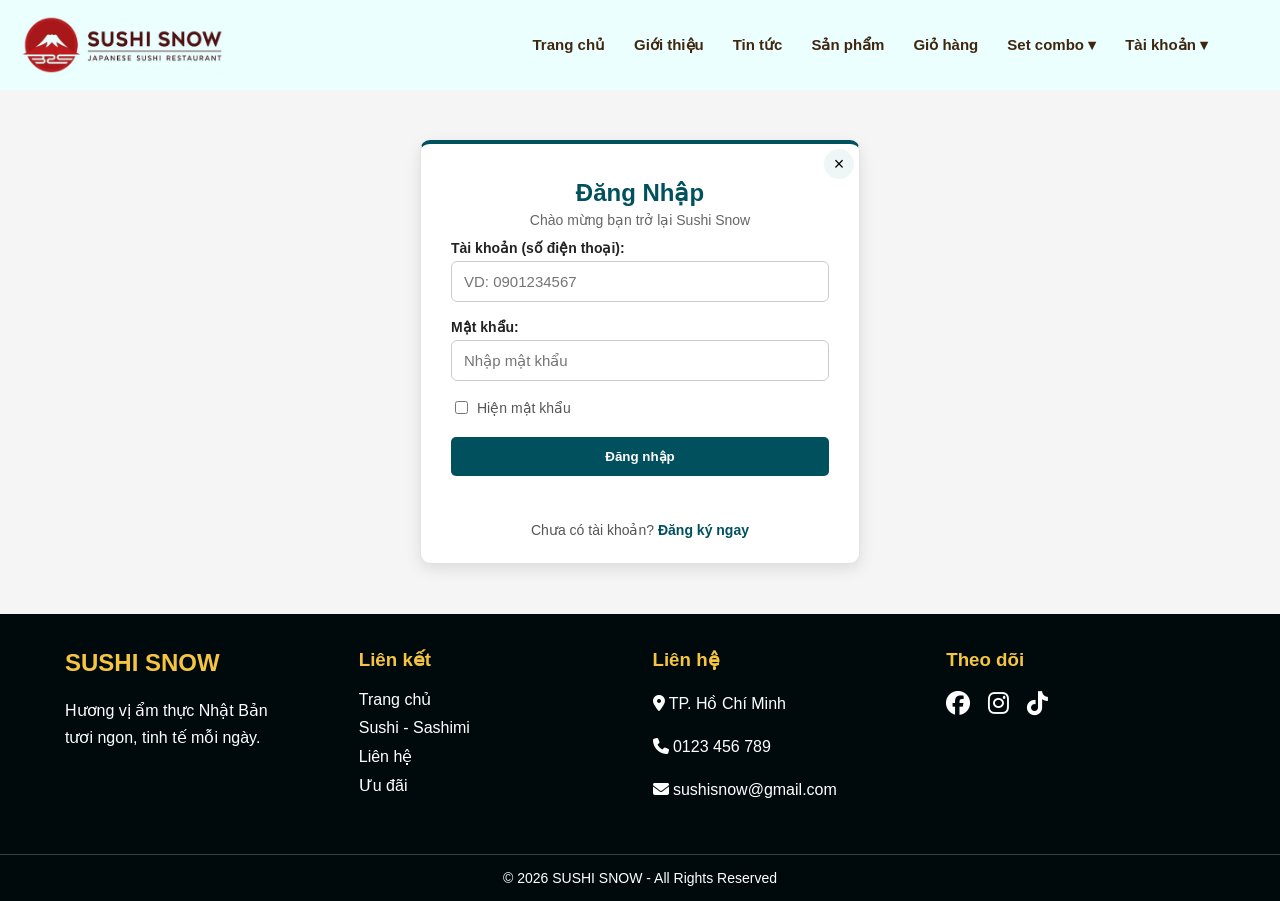
<file: dangnhap.html>
<!DOCTYPE html>
<html lang="vi">

<head>
    <meta charset="UTF-8">
    <meta http-equiv="X-UA-Compatible" content="IE=edge">
    <meta name="viewport" content="width=device-width, initial-scale=1.0">
    <title>Đăng nhập - Sushi Snow</title>
    <link rel="stylesheet" href="css/style.css">
    <link rel="stylesheet" href="https://cdnjs.cloudflare.com/ajax/libs/font-awesome/6.5.2/css/all.min.css">
    <script src="https://code.jquery.com/jquery-3.7.1.min.js"></script>
</head>

<body>
    <!-- HEADER -->
    <div class="nav-full">
        <nav>
            <div class="logo">
                <a href="index.html"><img src="image/logo.jpg" alt="Logo Sushi Snow"></a>
            </div>
            <button class="menu-toggle" aria-label="Mở menu"><i class="fa-solid fa-bars"></i></button>

            <div class="menu">
                <ul>
                    <li><a href="index.html">Trang chủ</a></li>
                    <li><a href="gioithieu.html">Giới thiệu</a></li>
                    <li><a href="tintuc.html">Tin tức</a></li>
                    <li><a href="sanpham.html">Sản phẩm</a></li>
                    <li><a href="cart.html">Giỏ hàng</a></li>
                    <li class="dropdown">
                        <a href="#">Set combo ▾</a>
                        <ul class="menu-con">
                            <li><a href="combo1.html">Combo gia đình &amp; nhóm</a></li>
                            <li><a href="combo2.html">Combo cặp đôi &amp; cá nhân</a></li>
                            <li><a href="#">Combo 10 sushi ngẫu nhiên</a></li>
                            <li><a href="#">Combo 3 sashimi và 1 Coca vừa</a></li>
                            <li><a href="#">Combo 2 set sushi mix đủ loại</a></li>
                        </ul>
                    </li>
                    <li class="dropdown">
                        <a href="#">Tài khoản ▾</a>
                        <ul class="menu-con">
                            <li><a href="dangnhap.html">Đăng nhập</a></li>
                            <li><a href="dangky.html">Đăng ký</a></li>
                        </ul>
                    </li>
                </ul>
            </div>
        </nav>

    <!-- KHUNG ĐĂNG NHẬP -->
    <section class="auth-section">
        <div id="login">
            <button id="btnTat" aria-label="Đóng">×</button>
            <h1>Đăng Nhập</h1>
            <p class="auth-sub">Chào mừng bạn trở lại Sushi Snow</p>
            <div class="gr">
                <label for="user">Tài khoản (số điện thoại):</label>
                <input type="text" id="user" placeholder="VD: 0901234567">
                <label for="pass">Mật khẩu:</label>
                <input type="password" id="pass" placeholder="Nhập mật khẩu">
            </div>
            <label class="show-pass"><input type="checkbox" id="hienmk"> Hiện mật khẩu</label>
            <button id="btnLogin">Đăng nhập</button>
            <p id="thongbao"></p>
            <a class="auth-link" href="dangky.html">Chưa có tài khoản? <b>Đăng ký ngay</b></a>
        </div>
    </section>
</div>

    <!-- FOOTER -->
    <footer>
        <div class="footer-content">
            <div class="footer-box">
                <h2>SUSHI SNOW</h2>
                <p>Hương vị ẩm thực Nhật Bản<br>tươi ngon, tinh tế mỗi ngày.</p>
            </div>
            <div class="footer-box">
                <h3>Liên kết</h3>
                <a href="index.html">Trang chủ</a>
                <a href="sanpham.html">Sushi - Sashimi</a>
                <a href="gioithieu.html">Liên hệ</a>
                <a href="#">Ưu đãi</a>
            </div>
            <div class="footer-box">
                <h3>Liên hệ</h3>
                <p><i class="fa-solid fa-location-dot"></i> TP. Hồ Chí Minh</p>
                <p><i class="fa-solid fa-phone"></i> 0123 456 789</p>
                <p><i class="fa-solid fa-envelope"></i> sushisnow@gmail.com</p>
            </div>
            <div class="footer-box">
                <h3>Theo dõi</h3>
                <div class="social">
                    <a href="#" aria-label="Facebook"><i class="fa-brands fa-facebook"></i></a>
                    <a href="#" aria-label="Instagram"><i class="fa-brands fa-instagram"></i></a>
                    <a href="#" aria-label="TikTok"><i class="fa-brands fa-tiktok"></i></a>
                </div>
            </div>
        </div>
        <div class="footer-bottom">© 2026 SUSHI SNOW - All Rights Reserved</div>
    </footer>

    <script src="js/menu.js"></script>
    <script>
$("#btnTat").click(function () { window.location.href = "index.html"; });

// Hiện / ẩn mật khẩu
$("#hienmk").change(function () {
    $("#pass").attr("type", this.checked ? "text" : "password");
});

function baoLoi(msg, o) {
    $(".gr input").removeClass("sai");
    $("#thongbao").text(msg).attr("class", "loi");
    if (o) o.addClass("sai").focus();
}

$("#btnLogin").click(function () {
    let user = $("#user").val().trim();
    let pass = $("#pass").val();   // không trim mật khẩu để khớp với lúc đăng ký
    let dsTK = JSON.parse(localStorage.getItem("taikhoan_Storage")) || [];

    if (user === "") { baoLoi("Bạn vui lòng nhập số điện thoại nhé!", $("#user")); return; }
    if (pass === "") { baoLoi("Bạn vui lòng nhập mật khẩu nhé!", $("#pass")); return; }

    let tk = dsTK.find(a => a.sdt === user);
    if (!tk) { baoLoi("Số điện thoại này chưa đăng ký. Hãy tạo tài khoản trước nhé.", $("#user")); return; }
    if (tk.matkhau !== pass) { baoLoi("Mật khẩu chưa đúng, bạn thử lại nhé.", $("#pass")); return; }

    $(".gr input").removeClass("sai");
    localStorage.setItem("nguoidung_Storage", tk.hoten);
    $("#thongbao").text("Đăng nhập thành công! Chúc bạn một bữa ăn thật ngon miệng.").attr("class", "ok");
    setTimeout(function () { window.location.href = "index.html"; }, 1200);
});

// Nhấn Enter để đăng nhập
$(".gr input").on("keydown", function (e) { if (e.key === "Enter") $("#btnLogin").click(); });
    </script>
</body>

</html>
</file>
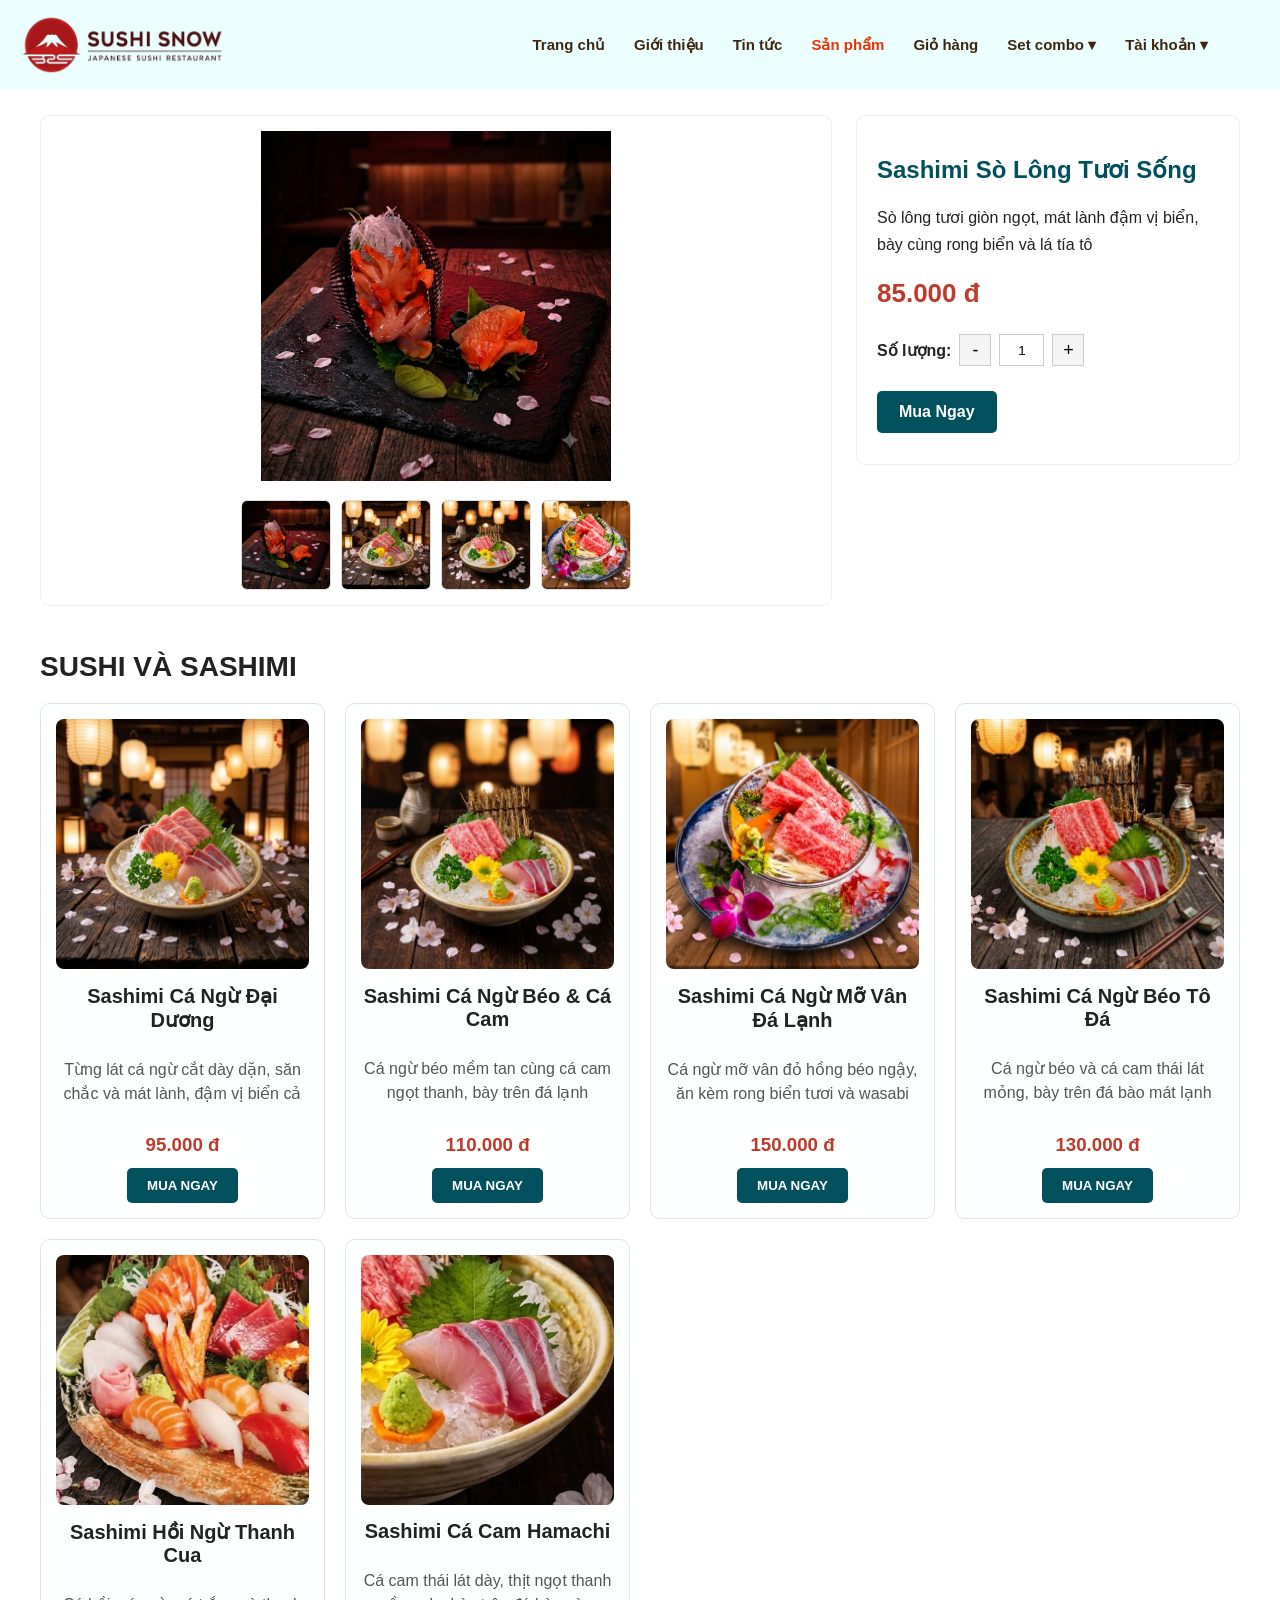
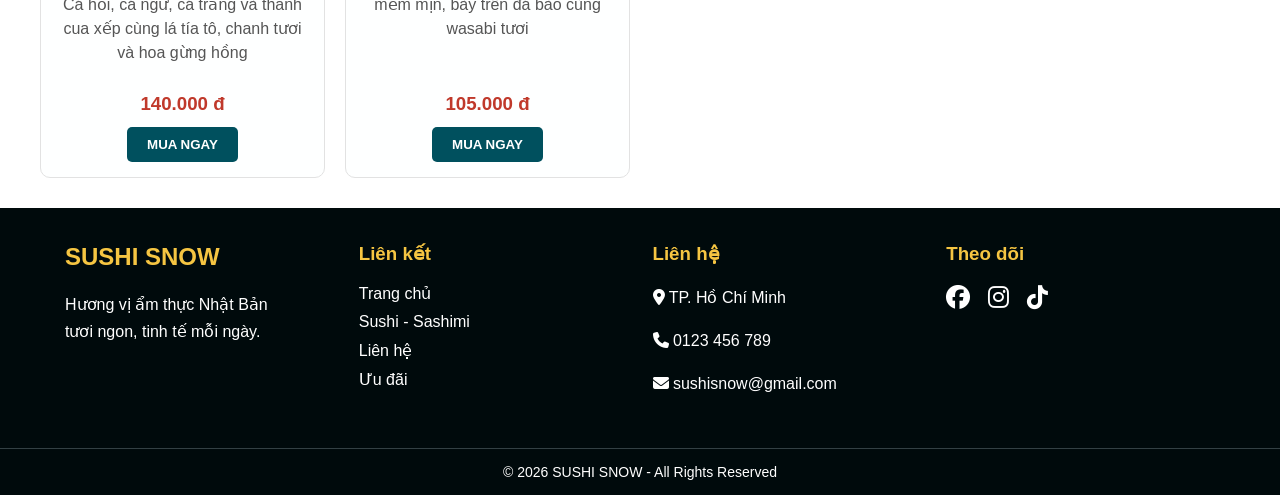
<file: detail.html>
<!DOCTYPE html>
<html lang="vi">

<head>
    <meta charset="UTF-8">
    <meta http-equiv="X-UA-Compatible" content="IE=edge">
    <meta name="viewport" content="width=device-width, initial-scale=1.0">
    <title>Chi tiết sản phẩm - Sushi Snow</title>
    <link rel="stylesheet" href="css/style1.css">
    <link rel="stylesheet" href="https://cdnjs.cloudflare.com/ajax/libs/font-awesome/6.5.2/css/all.min.css">
</head>

<body>
    <!-- HEADER -->
    <div class="nav-full">
        <nav>
            <div class="logo">
                <a href="index.html"><img src="image/logo.jpg" alt="Logo Sushi Snow"></a>
            </div>
            <button class="menu-toggle" aria-label="Mở menu"><i class="fa-solid fa-bars"></i></button>

            <div class="menu">
                <ul>
                    <li><a href="index.html">Trang chủ</a></li>
                    <li><a href="gioithieu.html">Giới thiệu</a></li>
                    <li><a href="tintuc.html">Tin tức</a></li>
                    <li><a href="sanpham.html" class="active">Sản phẩm</a></li>
                    <li><a href="cart.html">Giỏ hàng</a></li>
                    <li class="dropdown">
                        <a href="#">Set combo ▾</a>
                        <ul class="menu-con">
                            <li><a href="combo1.html">Combo gia đình &amp; nhóm</a></li>
                            <li><a href="combo2.html">Combo cặp đôi &amp; cá nhân</a></li>
                            <li><a href="#">Combo 10 sushi ngẫu nhiên</a></li>
                            <li><a href="#">Combo 3 sashimi và 1 Coca vừa</a></li>
                            <li><a href="#">Combo 2 set sushi mix đủ loại</a></li>
                        </ul>
                    </li>
                    <li class="dropdown">
                        <a href="#">Tài khoản ▾</a>
                        <ul class="menu-con">
                            <li><a href="dangnhap.html">Đăng nhập</a></li>
                            <li><a href="dangky.html">Đăng ký</a></li>
                        </ul>
                    </li>
                </ul>
            </div>
        </nav>

        <!-- CHI TIẾT SẢN PHẨM -->
        <div class="product-detail-section">
            <div class="row">
                <div class="left">
                    <img src="image/sp9.jpg" alt="Sản phẩm Sushi Snow" id="main-img">
                    <div class="thumbnail-row" id="thumbs"></div>
                </div>

                <div class="right">
                    <h2 id="ten"></h2>
                    <p id="mota"></p>
                    <h3 class="price" id="gia"></h3>
                    <div class="quantity-box">
                        <label><b>Số lượng: </b></label>
                        <button onclick="decreaseQty()" aria-label="Giảm">-</button>
                        <input type="text" id="quantity" value="1" readonly>
                        <button onclick="increaseQty()" aria-label="Tăng">+</button>
                    </div>
                    <button class="btn-order" onclick="orderProduct()">Mua Ngay</button>
                </div>
            </div>
        </div>

        <!-- SẢN PHẨM TƯƠNG TỰ -->
        <section class="container related-products-section">
            <h1 class="section-title">SUSHI VÀ SASHIMI</h1>
            <div class="row product-list" id="sptt"></div>
        </section>
    </div>

    <!-- FOOTER -->
    <footer>
        <div class="footer-content">
            <div class="footer-box">
                <h2>SUSHI SNOW</h2>
                <p>Hương vị ẩm thực Nhật Bản<br>tươi ngon, tinh tế mỗi ngày.</p>
            </div>
            <div class="footer-box">
                <h3>Liên kết</h3>
                <a href="index.html">Trang chủ</a>
                <a href="sanpham.html">Sushi - Sashimi</a>
                <a href="gioithieu.html">Liên hệ</a>
                <a href="#">Ưu đãi</a>
            </div>
            <div class="footer-box">
                <h3>Liên hệ</h3>
                <p><i class="fa-solid fa-location-dot"></i> TP. Hồ Chí Minh</p>
                <p><i class="fa-solid fa-phone"></i> 0123 456 789</p>
                <p><i class="fa-solid fa-envelope"></i> sushisnow@gmail.com</p>
            </div>
            <div class="footer-box">
                <h3>Theo dõi</h3>
                <div class="social">
                    <a href="#" aria-label="Facebook"><i class="fa-brands fa-facebook"></i></a>
                    <a href="#" aria-label="Instagram"><i class="fa-brands fa-instagram"></i></a>
                    <a href="#" aria-label="TikTok"><i class="fa-brands fa-tiktok"></i></a>
                </div>
            </div>
        </div>
        <div class="footer-bottom">© 2026 SUSHI SNOW - All Rights Reserved</div>
    </footer>

    <script src="js/menu.js"></script>
    <script src="js/ds.js"></script>
    <script>
        // 1. Lấy ID sản phẩm từ URL (nếu không có mặc định lấy id = 1 hoặc phần tử đầu tiên)
        let currentUrl = window.location.href;
        let url = new URL(currentUrl);
        let id = url.searchParams.get("id");

        let item = ds.find(a => a.id === Number(id));
        
        // Phòng hờ trường hợp người dùng vào thẳng trang detail.html mà không truyền ?id=...
        if (!item && ds.length > 0) {
            item = ds[0];
        }

        // 2. Hiển thị thông tin sản phẩm chính lên giao diện
        if (item) {
            document.getElementById("main-img").src = `image/${item.hinh}`;
            document.getElementById("main-img").alt = item.ten;

            // Ảnh nhỏ: món đang xem + các món cùng loại (tối đa 4 ảnh)
            let dsAnh = [item, ...ds.filter(i => i.loai === item.loai && i.id !== item.id)].slice(0, 4);
            let htmlAnh = "";
            for (let k = 0; k < dsAnh.length; k++) {
                htmlAnh += `<div class="frame" onclick="changeImage('image/${dsAnh[k].hinh}')"><img src="image/${dsAnh[k].hinh}" alt="${dsAnh[k].ten}"></div>`;
            }
            document.getElementById("thumbs").innerHTML = htmlAnh;
            document.getElementById("ten").innerText = item.ten;
            // Kiểm tra nếu gia là số thì dùng toLocaleString, ngược lại in thẳng chuỗi
            let giaHienThi = typeof item.gia === 'number' ? item.gia.toLocaleString('vi-VN') + " đ" : item.gia;
            document.getElementById("gia").innerText = giaHienThi;
            document.getElementById("mota").innerText = item.mota;

            // 3. Hiển thị danh sách sản phẩm tương tự (cùng loại)
            let loai = item.loai;
            let sptt = ds.filter(i => i.loai === loai && i.id !== item.id);

            let htmlSptt = "";
            for (let i = 0; i < sptt.length; i++) {
                let giaSpTt = typeof sptt[i].gia === 'number' ? sptt[i].gia.toLocaleString('vi-VN') + " đ" : sptt[i].gia;
                htmlSptt += `
                <div class="col3">
                    <img src="image/${sptt[i].hinh}" alt="${sptt[i].ten}">
                    <h2>${sptt[i].ten}</h2>
                    <p>${sptt[i].mota}</p>
                    <h3>${giaSpTt}</h3>
                    <button class="fm" onclick="detail(${sptt[i].id})">MUA NGAY</button>
                </div>`;
            }
            document.getElementById("sptt").innerHTML = htmlSptt;
        }

        // 4. Các hàm xử lý đổi ảnh Thumbnail khi click vào
        function changeImage(imagePath) {
            document.getElementById("main-img").src = imagePath;
        }

        // 5. Hàm tăng giảm số lượng sản phẩm
        function increaseQty() {
            let qtyInput = document.getElementById("quantity");
            let val = parseInt(qtyInput.value);
            qtyInput.value = val + 1;
        }

        function decreaseQty() {
            let qtyInput = document.getElementById("quantity");
            let val = parseInt(qtyInput.value);
            if (val > 1) {
                qtyInput.value = val - 1;
            }
        }

        // 6. Hàm xử lý nút "Đặt món ngay" (Thêm vào giỏ hàng localStorage và chuyển sang trang giỏ hàng)
        function orderProduct() {
            let quantity = parseInt(document.getElementById("quantity").value);
            
            // Lấy giỏ hàng từ localStorage (hoặc mảng trống nếu chưa có)
            let giohang = JSON.parse(localStorage.getItem('giohang_Storage')) || [];

            // Kiểm tra sản phẩm đã có trong giỏ hàng chưa
            let foundIndex = giohang.findIndex(p => p.id === item.id);
            if (foundIndex !== -1) {
                // Đã có thì cộng dồn số lượng
                giohang[foundIndex].sl = (giohang[foundIndex].sl || 1) + quantity;
            } else {
                // Chưa có thì thêm mới kèm số lượng chọn
                let productToAdd = { ...item };
                productToAdd.sl = quantity;
                giohang.push(productToAdd);
            }

            // Lưu lại vào localStorage
            localStorage.setItem("giohang_Storage", JSON.stringify(giohang));
            
            alert(`Đã thêm "${item.ten}" (Số lượng: ${quantity}) vào giỏ hàng rồi nhé!`);
            
            // Chuyển hướng sang trang giỏ hàng (cart.html)
            window.location.href = "cart.html";
        }

        // 7. Hàm chuyển hướng sang trang chi tiết kèm ID sản phẩm khác
        function detail(productId) {
            window.location.href = `detail.html?id=${productId}`;
        }
    
    </script>
</body>

</html>
</file>
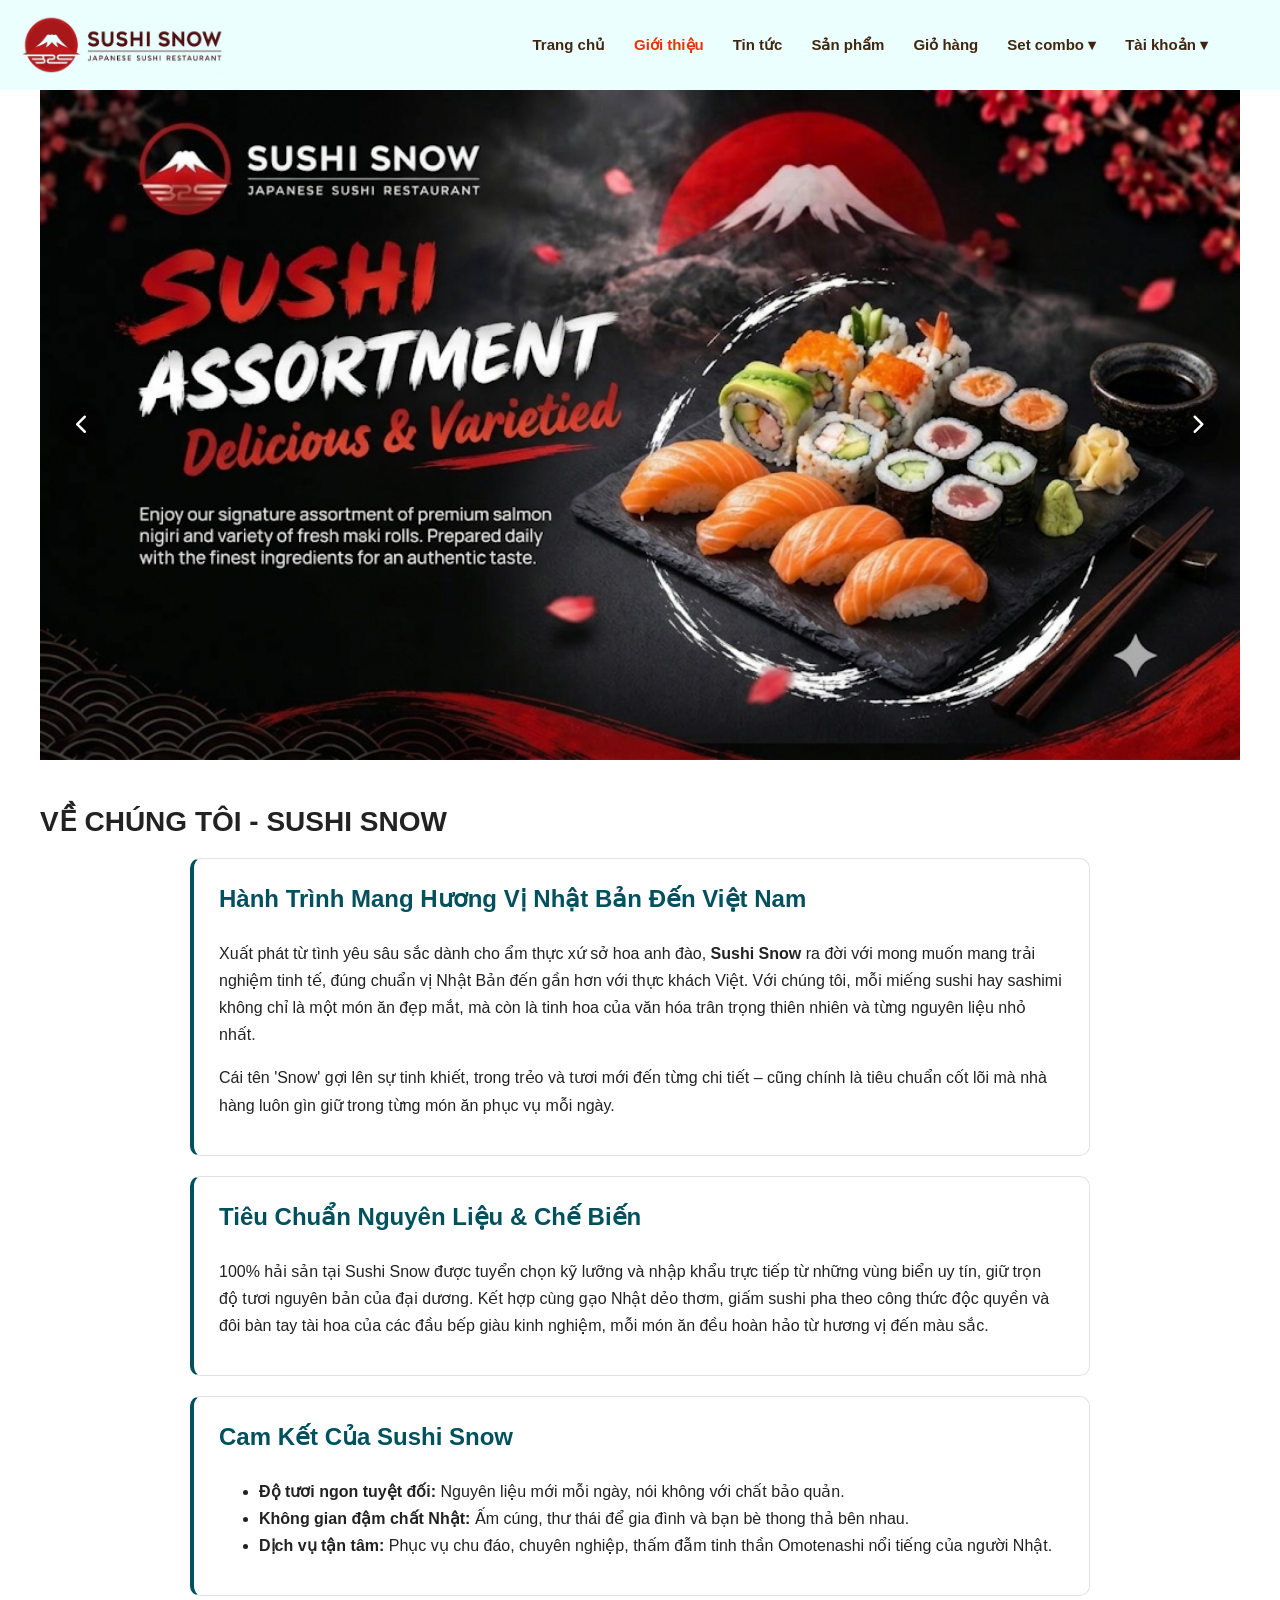
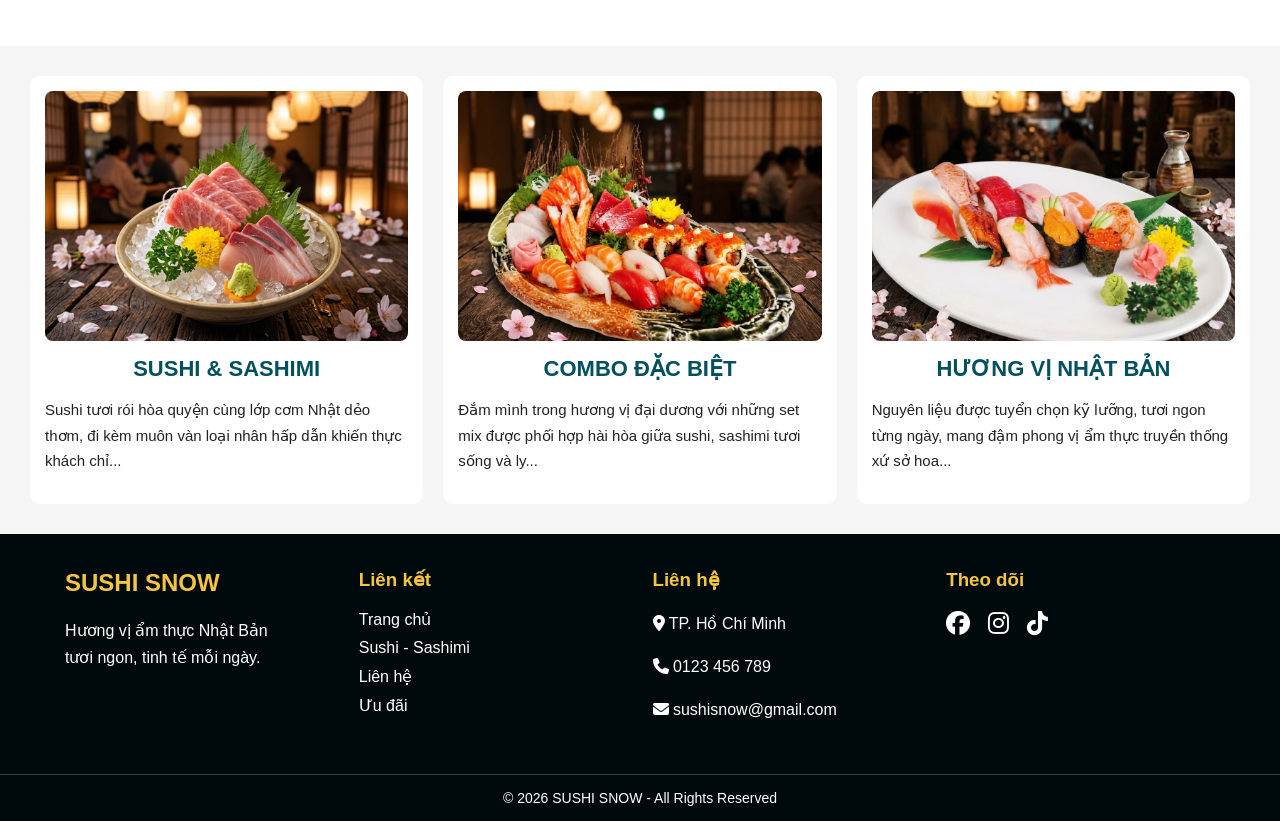
<file: gioithieu.html>
<!DOCTYPE html>
<html lang="vi">

<head>
    <meta charset="UTF-8">
    <meta http-equiv="X-UA-Compatible" content="IE=edge">
    <meta name="viewport" content="width=device-width, initial-scale=1.0">
    <title>Giới thiệu - Sushi Snow</title>
    <link rel="stylesheet" href="css/style.css">
    <link rel="stylesheet" href="https://cdnjs.cloudflare.com/ajax/libs/font-awesome/6.5.2/css/all.min.css">
    <script src="https://code.jquery.com/jquery-3.7.1.min.js"></script>
</head>

<body>
    <!-- HEADER -->
    <div class="nav-full">
        <nav>
            <div class="logo">
                <a href="index.html"><img src="image/logo.jpg" alt="Logo Sushi Snow"></a>
            </div>
            <button class="menu-toggle" aria-label="Mở menu"><i class="fa-solid fa-bars"></i></button>

            <div class="menu">
                <ul>
                    <li><a href="index.html">Trang chủ</a></li>
                    <li><a href="gioithieu.html" class="active">Giới thiệu</a></li>
                    <li><a href="tintuc.html">Tin tức</a></li>
                    <li><a href="sanpham.html">Sản phẩm</a></li>
                    <li><a href="cart.html">Giỏ hàng</a></li>
                    <li class="dropdown">
                        <a href="#">Set combo ▾</a>
                        <ul class="menu-con">
                            <li><a href="combo1.html">Combo gia đình &amp; nhóm</a></li>
                            <li><a href="combo2.html">Combo cặp đôi &amp; cá nhân</a></li>
                            <li><a href="#">Combo 10 sushi ngẫu nhiên</a></li>
                            <li><a href="#">Combo 3 sashimi và 1 Coca vừa</a></li>
                            <li><a href="#">Combo 2 set sushi mix đủ loại</a></li>
                        </ul>
                    </li>
                    <li class="dropdown">
                        <a href="#">Tài khoản ▾</a>
                        <ul class="menu-con">
                            <li><a href="dangnhap.html">Đăng nhập</a></li>
                            <li><a href="dangky.html">Đăng ký</a></li>
                        </ul>
                    </li>
                </ul>
            </div>
        </nav>

        <!-- BANNER -->
        <div class="container banner-container">
            <div class="banner">
                <div class="banner-1">
                    <img id="banner" src="image/banner1.webp" alt="Banner Sushi Snow">
                    <button class="btn-left" onclick="left()" aria-label="Ảnh trước"><i class="fa-solid fa-chevron-left"></i></button>
                    <button class="btn-right" onclick="right()" aria-label="Ảnh tiếp theo"><i class="fa-solid fa-chevron-right"></i></button>
                </div>
            </div>
        </div>
    </div>

    <!-- NỘI DUNG GIỚI THIỆU (đổ từ js/gioithieu.js) -->
    <section class="container related-products-section">
        <h1 class="section-title">VỀ CHÚNG TÔI - SUSHI SNOW</h1>
        <div class="row about" id="about-content"></div>
    </section>

    <!-- QUẢNG CÁO -->
    <section class="row ads-section">
        <div class="col4">
            <img src="image/sp9.jpg" alt="Sushi tươi ngon">
            <h2>SUSHI &amp; SASHIMI</h2>
            <p>Sushi tươi rói hòa quyện cùng lớp cơm Nhật dẻo thơm, đi kèm muôn vàn loại nhân hấp dẫn khiến thực khách chỉ...</p>
        </div>
        <div class="col4">
            <img src="image/sp12.jpg" alt="Combo Set Đặc Biệt">
            <h2>COMBO ĐẶC BIỆT</h2>
            <p>Đắm mình trong hương vị đại dương với những set mix được phối hợp hài hòa giữa sushi, sashimi tươi sống và ly...</p>
        </div>
        <div class="col4">
            <img src="image/sp14.jpg" alt="Món Nhật Truyền Thống">
            <h2>HƯƠNG VỊ NHẬT BẢN</h2>
            <p>Nguyên liệu được tuyển chọn kỹ lưỡng, tươi ngon từng ngày, mang đậm phong vị ẩm thực truyền thống xứ sở hoa...</p>
        </div>
    </section>

    <!-- FOOTER -->
    <footer>
        <div class="footer-content">
            <div class="footer-box">
                <h2>SUSHI SNOW</h2>
                <p>Hương vị ẩm thực Nhật Bản<br>tươi ngon, tinh tế mỗi ngày.</p>
            </div>
            <div class="footer-box">
                <h3>Liên kết</h3>
                <a href="index.html">Trang chủ</a>
                <a href="sanpham.html">Sushi - Sashimi</a>
                <a href="gioithieu.html">Liên hệ</a>
                <a href="#">Ưu đãi</a>
            </div>
            <div class="footer-box">
                <h3>Liên hệ</h3>
                <p><i class="fa-solid fa-location-dot"></i> TP. Hồ Chí Minh</p>
                <p><i class="fa-solid fa-phone"></i> 0123 456 789</p>
                <p><i class="fa-solid fa-envelope"></i> sushisnow@gmail.com</p>
            </div>
            <div class="footer-box">
                <h3>Theo dõi</h3>
                <div class="social">
                    <a href="#" aria-label="Facebook"><i class="fa-brands fa-facebook"></i></a>
                    <a href="#" aria-label="Instagram"><i class="fa-brands fa-instagram"></i></a>
                    <a href="#" aria-label="TikTok"><i class="fa-brands fa-tiktok"></i></a>
                </div>
            </div>
        </div>
        <div class="footer-bottom">© 2026 SUSHI SNOW - All Rights Reserved</div>
    </footer>

    <script src="js/menu.js"></script>
    <script src="js/gioithieu.js"></script>
</body>

</html>
</file>
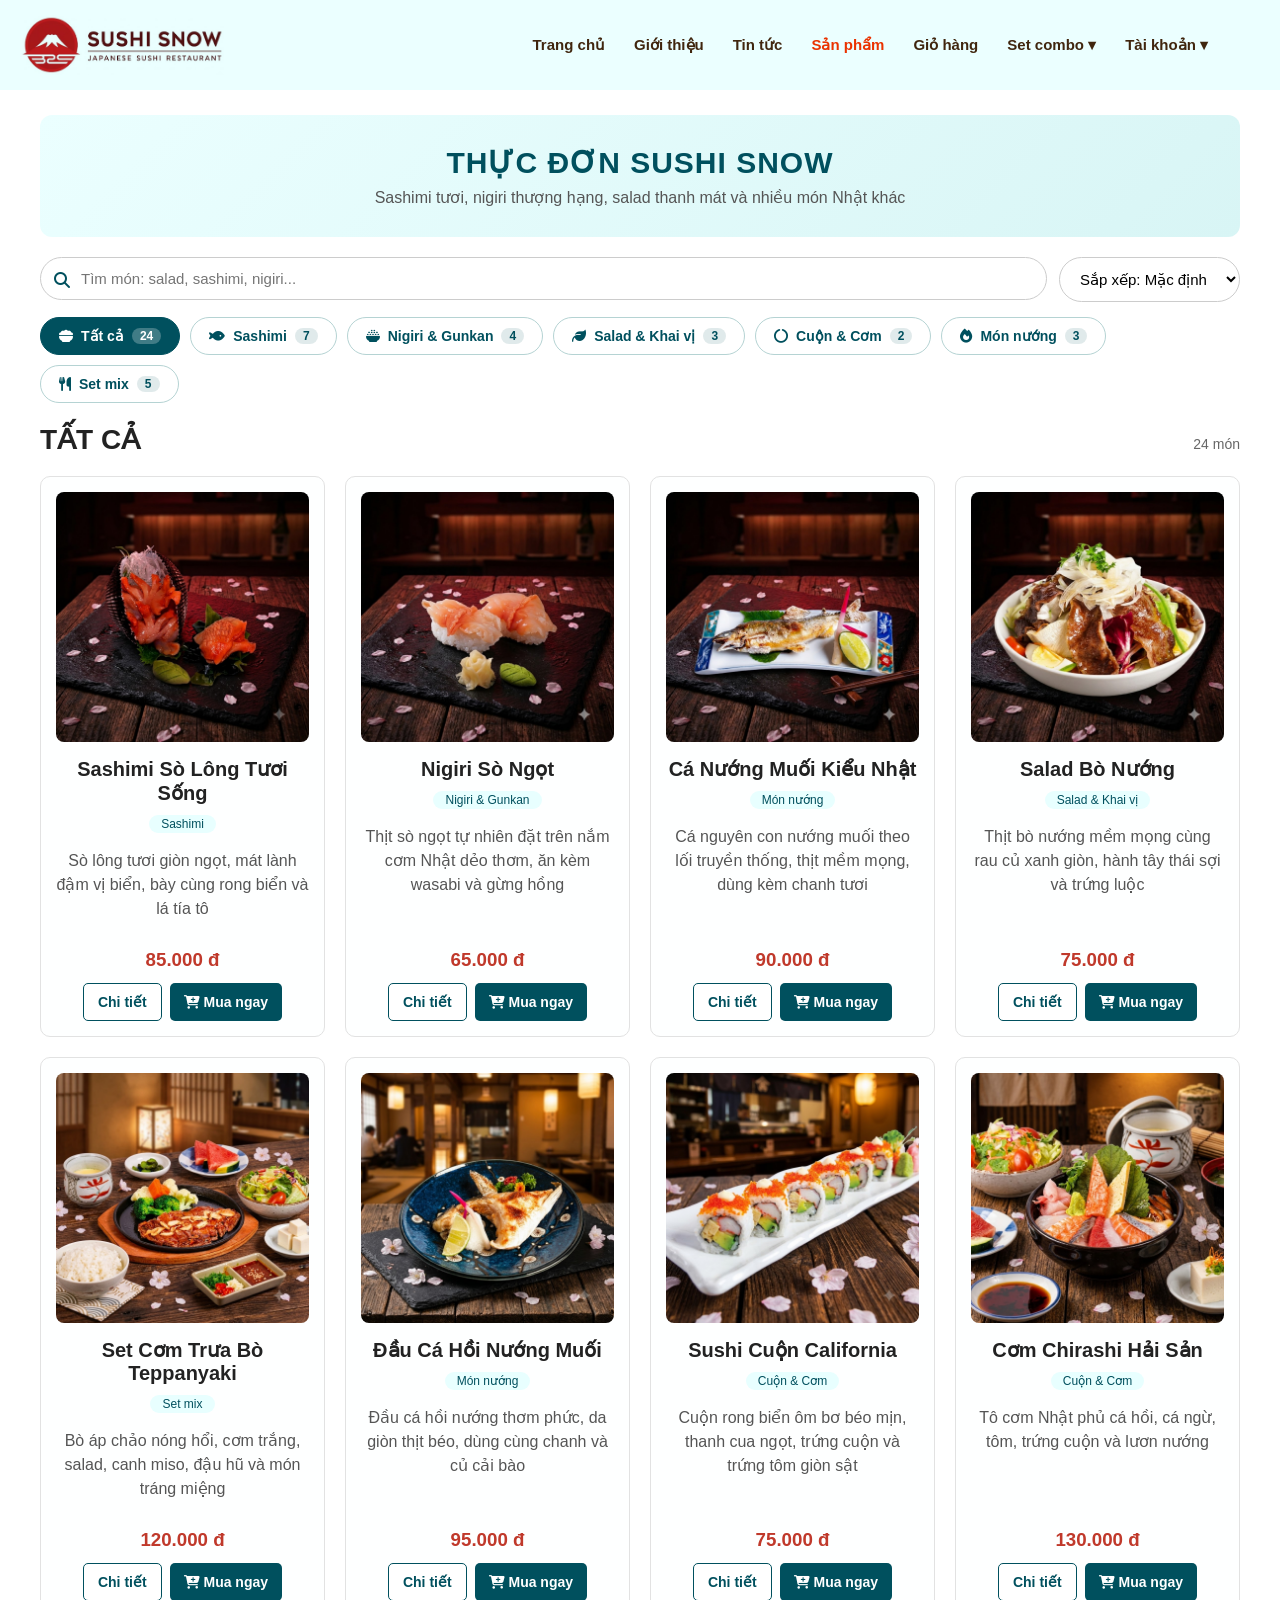
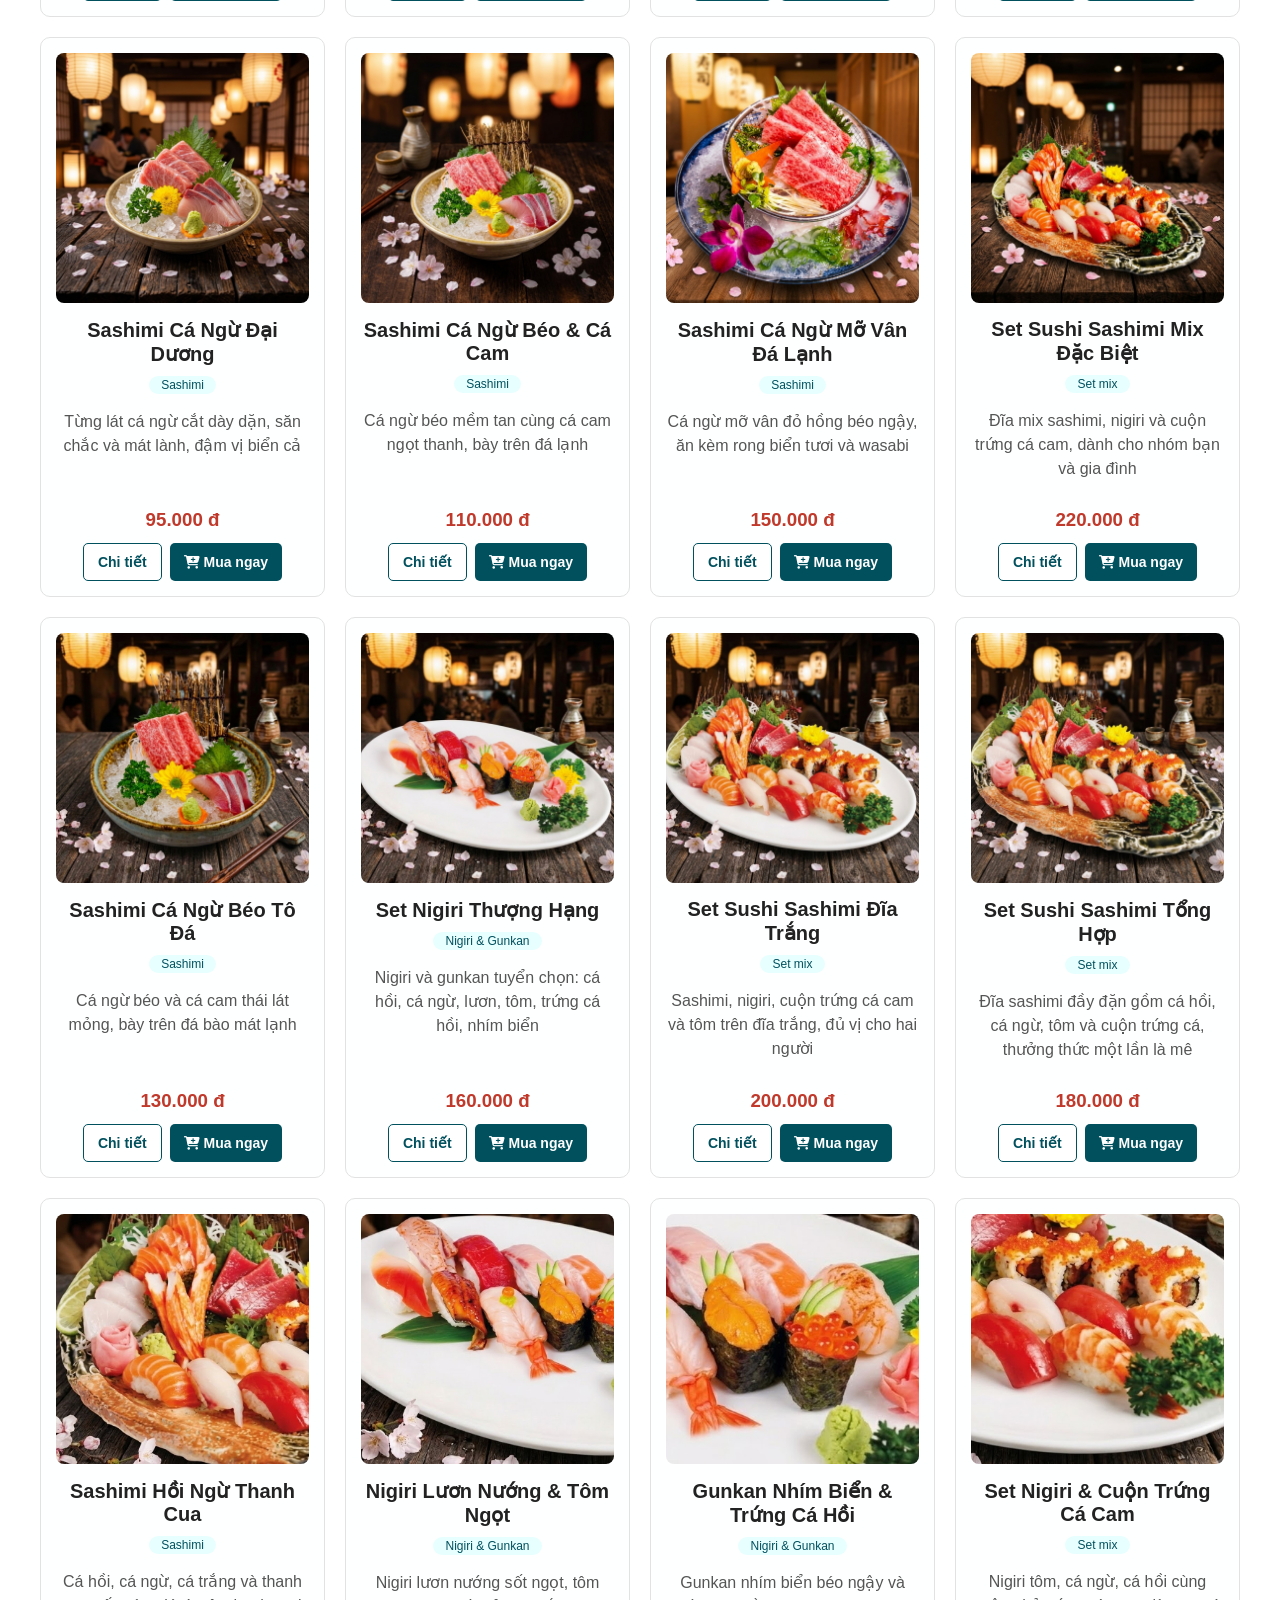
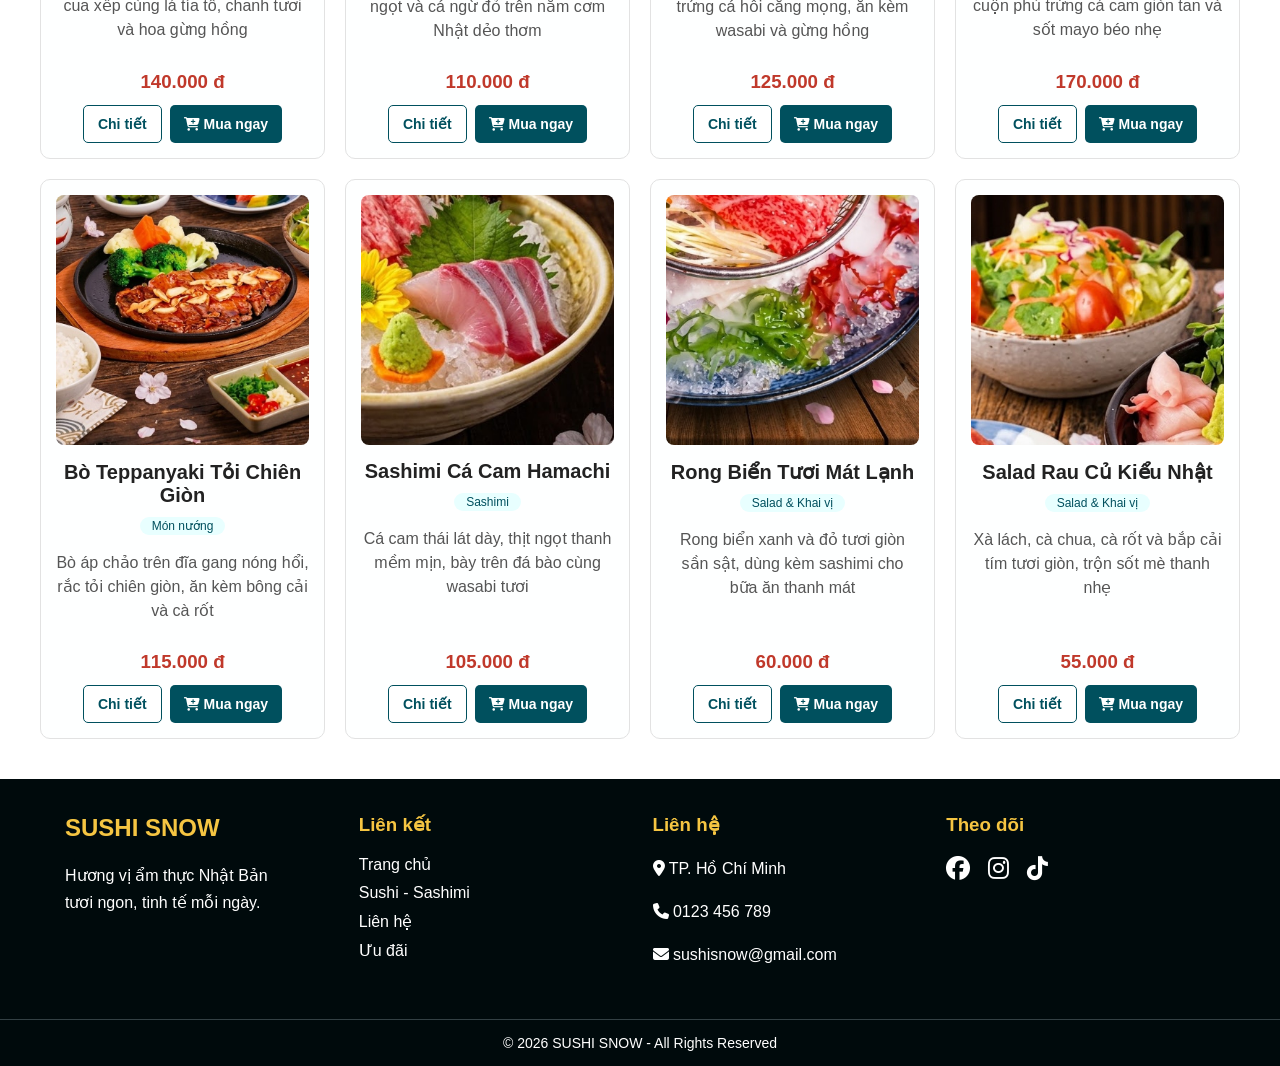
<file: sanpham.html>
<!DOCTYPE html>
<html lang="vi">

<head>
    <meta charset="UTF-8">
    <meta http-equiv="X-UA-Compatible" content="IE=edge">
    <meta name="viewport" content="width=device-width, initial-scale=1.0">
    <title>Sản phẩm - Sushi Snow</title>
    <link rel="stylesheet" href="css/style1.css">
    <link rel="stylesheet" href="https://cdnjs.cloudflare.com/ajax/libs/font-awesome/6.5.2/css/all.min.css">
</head>

<body>
    <!-- HEADER -->
    <div class="nav-full">
        <nav>
            <div class="logo">
                <a href="index.html"><img src="image/logo.jpg" alt="Logo Sushi Snow"></a>
            </div>
            <button class="menu-toggle" aria-label="Mở menu"><i class="fa-solid fa-bars"></i></button>

            <div class="menu">
                <ul>
                    <li><a href="index.html">Trang chủ</a></li>
                    <li><a href="gioithieu.html">Giới thiệu</a></li>
                    <li><a href="tintuc.html">Tin tức</a></li>
                    <li><a href="sanpham.html" class="active">Sản phẩm</a></li>
                    <li><a href="cart.html">Giỏ hàng <span id="soGio" class="so-gio" style="display:none">0</span></a></li>
                    <li class="dropdown">
                        <a href="#">Set combo ▾</a>
                        <ul class="menu-con">
                            <li><a href="combo1.html">Combo gia đình &amp; nhóm</a></li>
                            <li><a href="combo2.html">Combo cặp đôi &amp; cá nhân</a></li>
                            <li><a href="#">Combo 10 sushi ngẫu nhiên</a></li>
                            <li><a href="#">Combo 3 sashimi và 1 Coca vừa</a></li>
                            <li><a href="#">Combo 2 set sushi mix đủ loại</a></li>
                        </ul>
                    </li>
                    <li class="dropdown">
                        <a href="#">Tài khoản ▾</a>
                        <ul class="menu-con">
                            <li><a href="dangnhap.html">Đăng nhập</a></li>
                            <li><a href="dangky.html">Đăng ký</a></li>
                        </ul>
                    </li>
                </ul>
            </div>
        </nav>

        <!-- TRANG SẢN PHẨM -->
        <section class="container sp-page">
            <div class="sp-hero">
                <h1>THỰC ĐƠN SUSHI SNOW</h1>
                <p>Sashimi tươi, nigiri thượng hạng, salad thanh mát và nhiều món Nhật khác</p>
            </div>

            <div class="sp-tools">
                <div class="tim-kiem"><i class="fa-solid fa-magnifying-glass"></i>
                    <input type="text" id="timKiem" placeholder="Tìm món: salad, sashimi, nigiri..."></div>
                <select id="sapXep" aria-label="Sắp xếp">
                    <option value="macdinh">Sắp xếp: Mặc định</option>
                    <option value="tang">Giá thấp → cao</option>
                    <option value="giam">Giá cao → thấp</option>
                </select>
            </div>

            <div class="tab-wrap" id="tabNhom"></div>

            <div class="sp-head">
                <h1 class="section-title" id="tieuDeNhom">TẤT CẢ</h1>
                <span id="soLuongSP" class="so-luong"></span>
            </div>
            <div class="row product-list" id="dsSanPham"></div>
        </section>
    </div>

    <!-- FOOTER -->
    <footer>
        <div class="footer-content">
            <div class="footer-box">
                <h2>SUSHI SNOW</h2>
                <p>Hương vị ẩm thực Nhật Bản<br>tươi ngon, tinh tế mỗi ngày.</p>
            </div>
            <div class="footer-box">
                <h3>Liên kết</h3>
                <a href="index.html">Trang chủ</a>
                <a href="detail.html">Sushi - Sashimi</a>
                <a href="gioithieu.html">Liên hệ</a>
                <a href="#">Ưu đãi</a>
            </div>
            <div class="footer-box">
                <h3>Liên hệ</h3>
                <p><i class="fa-solid fa-location-dot"></i> TP. Hồ Chí Minh</p>
                <p><i class="fa-solid fa-phone"></i> 0123 456 789</p>
                <p><i class="fa-solid fa-envelope"></i> sushisnow@gmail.com</p>
            </div>
            <div class="footer-box">
                <h3>Theo dõi</h3>
                <div class="social">
                    <a href="#" aria-label="Facebook"><i class="fa-brands fa-facebook"></i></a>
                    <a href="#" aria-label="Instagram"><i class="fa-brands fa-instagram"></i></a>
                    <a href="#" aria-label="TikTok"><i class="fa-brands fa-tiktok"></i></a>
                </div>
            </div>
        </div>
        <div class="footer-bottom">© 2026 SUSHI SNOW - All Rights Reserved</div>
    </footer>

    <script src="js/menu.js"></script>
    <div id="toast"></div>
    <script src="js/ds.js"></script>
    <script src="js/sanpham.js"></script>
</body>

</html>
</file>
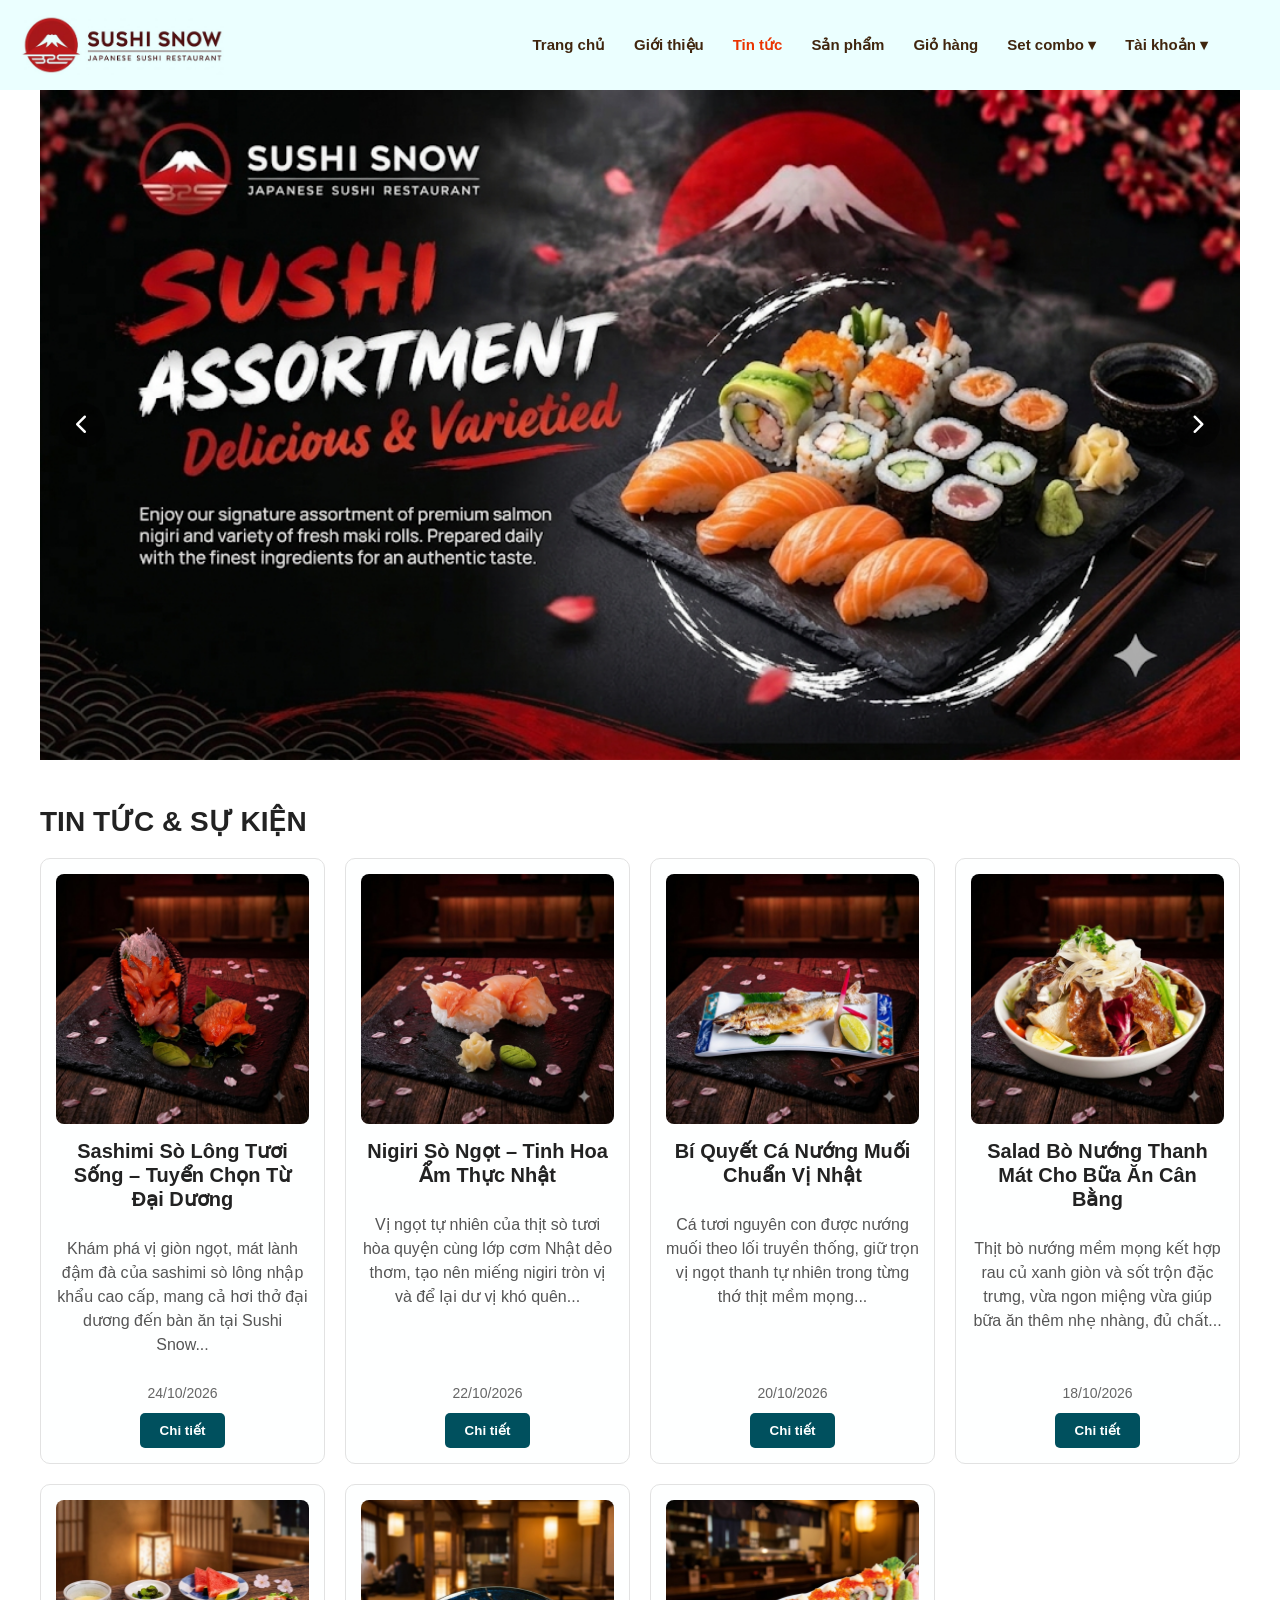
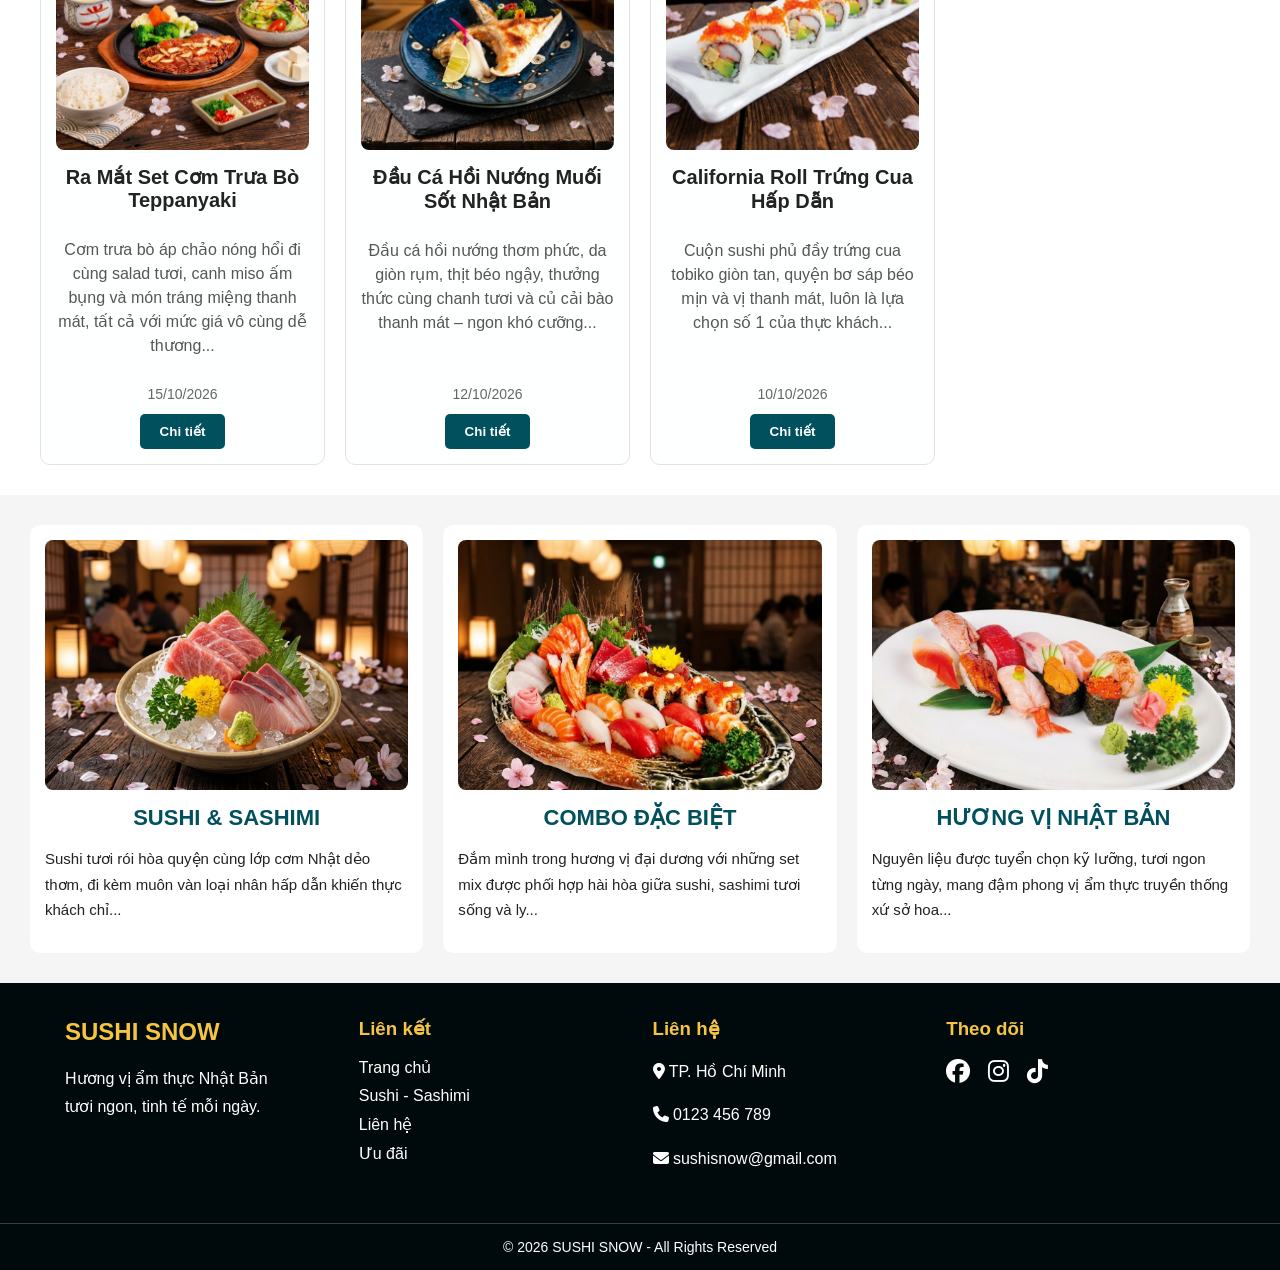
<file: tintuc.html>
<!DOCTYPE html>
<html lang="vi">

<head>
    <meta charset="UTF-8">
    <meta http-equiv="X-UA-Compatible" content="IE=edge">
    <meta name="viewport" content="width=device-width, initial-scale=1.0">
    <title>Tin tức - Sushi Snow</title>
    <link rel="stylesheet" href="css/style.css">
    <link rel="stylesheet" href="https://cdnjs.cloudflare.com/ajax/libs/font-awesome/6.5.2/css/all.min.css">
    <script src="https://code.jquery.com/jquery-3.7.1.min.js"></script>
</head>

<body>
    <!-- HEADER -->
    <div class="nav-full">
        <nav>
            <div class="logo">
                <a href="index.html"><img src="image/logo.jpg" alt="Logo Sushi Snow"></a>
            </div>
            <button class="menu-toggle" aria-label="Mở menu"><i class="fa-solid fa-bars"></i></button>

            <div class="menu">
                <ul>
                    <li><a href="index.html">Trang chủ</a></li>
                    <li><a href="gioithieu.html">Giới thiệu</a></li>
                    <li><a href="tintuc.html" class="active">Tin tức</a></li>
                    <li><a href="sanpham.html">Sản phẩm</a></li>
                    <li><a href="cart.html">Giỏ hàng</a></li>
                    <li class="dropdown">
                        <a href="#">Set combo ▾</a>
                        <ul class="menu-con">
                            <li><a href="combo1.html">Combo gia đình &amp; nhóm</a></li>
                            <li><a href="combo2.html">Combo cặp đôi &amp; cá nhân</a></li>
                            <li><a href="#">Combo 10 sushi ngẫu nhiên</a></li>
                            <li><a href="#">Combo 3 sashimi và 1 Coca vừa</a></li>
                            <li><a href="#">Combo 2 set sushi mix đủ loại</a></li>
                        </ul>
                    </li>
                    <li class="dropdown">
                        <a href="#">Tài khoản ▾</a>
                        <ul class="menu-con">
                            <li><a href="dangnhap.html">Đăng nhập</a></li>
                            <li><a href="dangky.html">Đăng ký</a></li>
                        </ul>
                    </li>
                </ul>
            </div>
        </nav>

        <!-- BANNER -->
        <div class="container banner-container">
            <div class="banner">
                <div class="banner-1">
                    <img id="banner" src="image/banner1.webp" alt="Banner Sushi Snow">
                    <button class="btn-left" onclick="left()" aria-label="Ảnh trước"><i class="fa-solid fa-chevron-left"></i></button>
                    <button class="btn-right" onclick="right()" aria-label="Ảnh tiếp theo"><i class="fa-solid fa-chevron-right"></i></button>
                </div>
            </div>
        </div>
    </div>

    <!-- DANH SÁCH TIN TỨC (đổ từ js/tintuc.js) -->
    <section class="container related-products-section">
        <h1 class="section-title">TIN TỨC &amp; SỰ KIỆN</h1>
        <div class="row product-list" id="shownews"></div>
    </section>

    <!-- QUẢNG CÁO -->
    <section class="row ads-section">
        <div class="col4">
            <img src="image/sp9.jpg" alt="Sushi tươi ngon">
            <h2>SUSHI &amp; SASHIMI</h2>
            <p>Sushi tươi rói hòa quyện cùng lớp cơm Nhật dẻo thơm, đi kèm muôn vàn loại nhân hấp dẫn khiến thực khách chỉ...</p>
        </div>
        <div class="col4">
            <img src="image/sp12.jpg" alt="Combo Set Đặc Biệt">
            <h2>COMBO ĐẶC BIỆT</h2>
            <p>Đắm mình trong hương vị đại dương với những set mix được phối hợp hài hòa giữa sushi, sashimi tươi sống và ly...</p>
        </div>
        <div class="col4">
            <img src="image/sp14.jpg" alt="Món Nhật Truyền Thống">
            <h2>HƯƠNG VỊ NHẬT BẢN</h2>
            <p>Nguyên liệu được tuyển chọn kỹ lưỡng, tươi ngon từng ngày, mang đậm phong vị ẩm thực truyền thống xứ sở hoa...</p>
        </div>
    </section>

    <!-- FOOTER -->
    <footer>
        <div class="footer-content">
            <div class="footer-box">
                <h2>SUSHI SNOW</h2>
                <p>Hương vị ẩm thực Nhật Bản<br>tươi ngon, tinh tế mỗi ngày.</p>
            </div>
            <div class="footer-box">
                <h3>Liên kết</h3>
                <a href="index.html">Trang chủ</a>
                <a href="sanpham.html">Sushi - Sashimi</a>
                <a href="gioithieu.html">Liên hệ</a>
                <a href="#">Ưu đãi</a>
            </div>
            <div class="footer-box">
                <h3>Liên hệ</h3>
                <p><i class="fa-solid fa-location-dot"></i> TP. Hồ Chí Minh</p>
                <p><i class="fa-solid fa-phone"></i> 0123 456 789</p>
                <p><i class="fa-solid fa-envelope"></i> sushisnow@gmail.com</p>
            </div>
            <div class="footer-box">
                <h3>Theo dõi</h3>
                <div class="social">
                    <a href="#" aria-label="Facebook"><i class="fa-brands fa-facebook"></i></a>
                    <a href="#" aria-label="Instagram"><i class="fa-brands fa-instagram"></i></a>
                    <a href="#" aria-label="TikTok"><i class="fa-brands fa-tiktok"></i></a>
                </div>
            </div>
        </div>
        <div class="footer-bottom">© 2026 SUSHI SNOW - All Rights Reserved</div>
    </footer>

    <script src="js/menu.js"></script>
    <script src="js/tintuc.js"></script>
</body>

</html>
</file>
<file: css/style.css>
/* CÀI ĐẶT CHUNG */
* {
    box-sizing: border-box;
}

body {
    margin: 0;
    padding: 0;
    font-family: Arial, sans-serif;
    color: #222;
}

img {
    max-width: 100%;
}

/* HEADER VÀ MENU */
.nav-full {
    width: 100%;
}

nav {
    width: 100%;
    min-height: 90px;
    display: flex;
    align-items: center;
    justify-content: space-between;
    background-color: #ebffff;
    position: relative;
    z-index: 100;
}

.logo img {
    width: 80px;
    height: 80px;
    margin-left: 30px;
    border-radius: 70%;
    object-fit: contain;
}

.menu {
    margin-right: 60px;
}

.menu ul {
    list-style: none;
    margin: 0;
    padding: 0;
}

.menu > ul {
    display: flex;
    align-items: center;
    gap: 5px;
}

.menu li {
    position: relative;
    display: block;
    padding: 0;
    background-color: transparent;
}

.menu li a {
    display: block;
    padding: 15px 12px;
    text-decoration: none;
    color: rgba(54, 25, 0, 0.945);
    font-size: 15px;
    font-weight: bold;
    transition: 0.3s;
}

.menu li a:hover {
    color: rgb(234, 51, 0);
}

/* MENU CON */
.menu ul li .menu-con {
    display: none;
    position: absolute;
    top: 100%;
    left: 0;
    min-width: 280px;
    padding: 5px 0;
    margin: 0;
    background-color: #e8ffff;
    box-shadow: 0 5px 12px rgba(0, 0, 0, 0.15);
    border-radius: 4px;
    z-index: 1000;
}

.menu ul li .menu-con li {
    display: block;
    width: 100%;
}

.menu ul li .menu-con li a {
    padding: 12px 15px;
    white-space: normal;
    font-size: 14px;
    font-weight: normal;
}

.menu ul li .menu-con li a:hover {
    color: rgb(234, 51, 0);
    background-color: #d8f5f5;
}

.menu ul li.dropdown:hover .menu-con {
    display: block;
}

/* BANNER */
.banner-container {
    width: 100%;
}
.banner,
.banner-1 {
    width: 100%;
}

.banner-1 {
    position: relative;
    height: 600px;
}

.banner-1 img {
    width: 100%;
    height: 100%;
    
    object-position: center;
}

/* NÚT CHUYỂN BANNER */
.btn-left,
.btn-right {
    position: absolute;
    top: 50%;
    transform: translateY(-50%);
    width: 45px;
    height: 45px;
    border: none;
    border-radius: 50%;
    background-color: rgba(0, 0, 0, 0.45);
    color: white;
    font-size: 20px;
    cursor: pointer;
    transition: 0.3s;
}

.btn-left {
    left: 20px;
}

.btn-right {
    right: 20px;
}

.btn-left:hover,
.btn-right:hover {
    background-color: rgba(0, 0, 0, 0.8);
}

/* KHU VỰC SẢN PHẨM */
.container {
    width: 1200px;
    margin: 0 auto;
}

.related-products-section {
    padding-top: 25px;
    padding-bottom: 30px;
    margin-top: 20px;
}

.section-title {
    width: 100%;
    margin: 0 0 20px;
    text-align: left;
    color: #222;
    font-size: 28px;
    font-weight: bold;
}

.row {
    display: flex;
    flex-wrap: wrap;
}



/* THẺ SẢN PHẨM */
.col3 {
    width: 25%;
    padding: 15px;
    border: 1px solid #e2e2e2;
    border-radius: 10px;
    background-color: #fbfeff5f;
    text-align: center;
    overflow: hidden;
    transition: transform 0.3s, box-shadow 0.3s;
}

.col3:hover {
    transform: translateY(-5px);
    box-shadow: 0 5px 15px rgba(0, 0, 0, 0.12);
}

.col3 img {
    display: block;
    width: 100%;
    height: 250px;
    border-radius: 8px;
    object-fit: cover;
}

.col3 h2 {
    font-size: 20px;
    margin: 15px 0 10px;
}

.col3 p {
    min-height: 40px;
    line-height: 1.5;
    color: #555;
}

.col3 h3 {
    color: #c0392b;
    margin: 12px 0;
}

.col3 button {
    padding: 10px 20px;
    border: none;
    border-radius: 5px;
    background-color: #00505e;
    color: white;
    font-weight: bold;
    cursor: pointer;
    transition: 0.3s;
}

.col3 button:hover {
    background-color: #00a6a6;
}

/* BA KHỐI QUẢNG CÁO */
.ads-section {
    width: 100%;
    padding: 30px;
    display: flex;
    justify-content: space-between;
    align-items: stretch;
    gap: 20px;
    background-color: #f5f5f5;
}

.col4 {
    flex: 1;
    min-width: 0;
    padding: 15px;
    background-color: white;
    border-radius: 10px;
    text-align: center;
    overflow: hidden;
}

.col4 img {
    display: block;
    width: 100%;
    height: 250px;
    margin: 0 auto 15px;
    border-radius: 8px;
    object-fit: cover;
}

.col4 h2 {
    font-size: 22px;
    margin: 10px 0;
    color: #00505e;
}

.col4 p {
    font-size: 15px;
    line-height: 1.7;
    text-align: left;
}

/* FOOTER */
footer {
    width: 100%;
    margin-top: 0;
    background-color: #000a0c;
    color: white;
}

.footer-content {
    width: 100%;
    max-width: 1200px;
    margin: auto;
    display: flex;
    flex-wrap: wrap;
    justify-content: space-between;
    gap: 25px;
    padding: 35px 25px;
}

.footer-box {
    flex: 1;
    min-width: 180px;
}

.footer-box h2,
.footer-box h3 {
    margin-top: 0;
    color: #f5c542;
}

.footer-box p {
    line-height: 1.7;
}

.footer-box > a {
    display: block;
    margin: 10px 0;
    color: white;
    text-decoration: none;
}

.footer-box > a:hover {
    color: #f5c542;
}

.social {
    display: flex;
    gap: 18px;
}

.social a {
    color: white;
    font-size: 24px;
    transition: 0.3s;
}

.social a:hover {
    color: #f5c542;
}

.footer-bottom {
    padding: 15px;
    border-top: 1px solid #334044;
    text-align: center;
    font-size: 14px;
}


body{
    position: relative;
}
#login{
    width: 500px;
    border: 1px solid red;
    position: absolute;
    z-index: 10;
    top: 200px;
    left: calc(50% - 250px);
    min-height: 100px;
    background-color: white;
    padding: 20px;
    text-align: center;
    display: none;
    

}
#dangky{
    width: 500px;
    border: 1px solid red;
    position: absolute;
    z-index: 10;
    top: 200px;
    left: calc(50% - 250px);
    min-height: 100px;
    background-color: white;
    padding: 20px;
    text-align: center;
    display: none;
    

}
.gr input{
    width: 100%;
    padding: 5px;
    margin: 5px 0;
    outline: none;

}
.gr{
    text-align: left;
}

#btnTat {
    position: absolute;
    top: 5px;
    right: 5px;
    cursor: pointer;
}



/* =====================================================
   PHẦN BỔ SUNG (cho các thành phần mới, không sửa CSS cũ)
   ===================================================== */
.container{max-width:95%}
.banner-1 img{object-fit:cover}

/* logo + menu */
.logo a{display:flex;align-items:center;gap:10px;text-decoration:none}
.logo span{font-size:22px;font-weight:bold;color:#00505e;letter-spacing:1px}
.menu li a.active{color:rgb(234,51,0)}
.menu>ul>li:last-child .menu-con{left:auto;right:0}
.menu-toggle{display:none;margin-right:15px;width:42px;height:42px;border:1px solid #b5d3d3;border-radius:6px;background:#fff;font-size:18px;cursor:pointer}

/* lưới sản phẩm */
.product-list{gap:20px}
.product-list .col3{width:calc(25% - 15px);display:flex;flex-direction:column;align-items:center}
.product-list .col3 p{flex:1}
.col3 .tag{display:inline-block;padding:2px 12px;border-radius:999px;background:#e8ffff;color:#00505e;font-size:12px}
#shownews .col3 h3{color:#666;font-size:14px;font-weight:normal}

/* nút dùng chung màu chủ đạo */
.btn-pay,#btnLogin,#btnDangKy{background:#00505e;color:#fff;border:none;border-radius:5px;padding:10px 20px;font-weight:bold;cursor:pointer;transition:0.3s}
.btn-pay:hover,#btnLogin:hover,#btnDangKy:hover{background:#00a6a6}

/* giới thiệu */
.about{display:block}
.about-block{max-width:900px;margin:0 auto 20px;padding:20px 25px;background:#fff;border:1px solid #e2e2e2;border-left:4px solid #00505e;border-radius:10px;line-height:1.7}
.about-block h2{margin-top:0;color:#00505e}

/* đăng nhập / đăng ký: trang riêng, hiện sẵn ở giữa trang */
.auth-section{display:flex;justify-content:center;padding:50px 20px;background:#f5f5f5}
.auth-section #login,.auth-section #dangky{display:block;position:relative;top:auto;left:auto;width:100%;max-width:440px;padding:35px 30px 25px;text-align:left;border:1px solid #e2e2e2;border-top:4px solid #00505e;border-radius:10px;box-shadow:0 5px 15px rgba(0,0,0,0.1)}
.auth-section h1{margin:0 0 5px;text-align:center;color:#00505e}
.auth-sub{margin:0 0 10px;text-align:center;color:#666;font-size:14px}
.auth-section .gr label{display:block;margin-top:12px;font-size:14px;font-weight:bold}
.auth-section .gr input{padding:11px 12px;border:1px solid #ccc;border-radius:6px;font-size:15px}
.auth-section .gr input:focus{border-color:#00a6a6;box-shadow:0 0 0 3px rgba(0,166,166,0.15)}
.auth-section #btnLogin,.auth-section #btnDangKy{width:100%;margin-top:20px;padding:12px}
#btnTat{width:30px;height:30px;border:none;border-radius:50%;background:#eef6f6;font-size:18px;line-height:1}
#btnTat:hover{background:#00505e;color:#fff}
#thongbao{min-height:22px;margin:12px 0 0;text-align:center;font-size:14px}
#thongbao.loi{color:#c0392b}
#thongbao.ok{color:#1e8449}
.auth-link{display:block;margin-top:12px;text-align:center;font-size:14px;color:#555;text-decoration:none}
.auth-link b{color:#00505e}

/* giỏ hàng */
.cart-section{padding:30px 0 10px}
.cart-section>.row:first-child{justify-content:center}
.cart-section h1{color:#222;margin:0 0 15px}
.cart-wrap{gap:0;background:#fff;border:1px solid #e2e2e2;border-radius:10px;overflow:hidden}
.cart-wrap table{width:100%;border-collapse:collapse}
.cart-wrap th{padding:13px 10px;text-align:left;background:#00505e;color:#fff;font-size:14px}
.cart-wrap td{padding:12px 10px;border-bottom:1px solid #eee;vertical-align:middle}
.cart-wrap td img{width:60px;height:60px;object-fit:cover;border-radius:8px}
.cart-wrap tfoot td{background:#ebffff;font-weight:bold;border-bottom:none}
#tongtien{color:#c0392b;font-size:20px}
.qty{display:inline-flex;align-items:center;gap:8px}
.qty button{width:28px;height:28px;border:1px solid #ccc;border-radius:50%;background:#f5f5f5;font-size:16px;cursor:pointer}
.qty button:hover{border-color:#00505e;color:#00505e}
.btn-xoa{padding:5px 14px;border:1px solid #c0392b;border-radius:5px;background:#fff;color:#c0392b;cursor:pointer;transition:0.3s}
.btn-xoa:hover{background:#c0392b;color:#fff}
.cart-empty{text-align:center;padding:35px 10px!important;color:#666}
.cart-empty a{color:#00505e;font-weight:bold}
#toast{position:fixed;bottom:25px;left:50%;transform:translate(-50%,20px);padding:12px 22px;border-radius:25px;background:#000a0c;color:#fff;font-size:14px;opacity:0;pointer-events:none;transition:0.3s;z-index:999}
#toast.show{opacity:1;transform:translate(-50%,0)}

/* logo (ảnh logo đã có chữ, nền trắng hoà vào nền menu) */
.logo img{width:auto;height:70px;margin-left:20px;border-radius:0;object-fit:contain;mix-blend-mode:multiply}

/* responsive bổ sung */
@media (max-width:900px){
    .product-list .col3{width:calc(33.333% - 14px)}
}
@media (max-width:768px){
    nav{flex-direction:row;flex-wrap:wrap;padding:10px 0}
    .logo img{height:50px;margin:0 0 0 15px}
    .menu-toggle{display:block}
    .menu{display:none;width:100%;margin:0}
    .menu.open{display:block}
    .menu>ul{flex-direction:column;align-items:stretch;gap:0}
    .menu ul li .menu-con{display:block;position:static;min-width:0;padding:0 0 0 15px;background:transparent;box-shadow:none}
    .banner-1{height:300px}
    .ads-section{flex-direction:column;padding:20px}
    .product-list .col3{width:calc(50% - 10px)}
    .cart-wrap thead{display:none}
    .cart-wrap table,.cart-wrap tbody,.cart-wrap tr,.cart-wrap td{display:block;width:100%}
    .cart-wrap tbody tr{padding:10px 14px;border-bottom:8px solid #f5f5f5}
    .cart-wrap tbody td{display:flex;justify-content:space-between;align-items:center;padding:6px 0;border:none}
    .cart-wrap tbody td::before{content:attr(data-label);color:#666;font-size:13px}
    .cart-wrap tbody td.cart-empty{display:block}
    .cart-wrap tbody td.cart-empty::before{content:none}
    .cart-wrap tfoot tr{display:flex;flex-wrap:wrap;justify-content:space-between;align-items:center;padding:12px 14px}
    .cart-wrap tfoot td{width:auto;padding:4px 0}
}
@media (max-width:480px){
    .banner-1{height:200px}
    .product-list .col3{width:100%}
    .auth-section{padding:30px 12px}
}


/* =====================================================
   PHẦN BỔ SUNG 2: trang combo + đăng nhập/đăng ký
   ===================================================== */
.combo-list{margin:15px 0;padding-left:20px;line-height:1.8;color:#444}
.combo-list li::marker{color:#00505e}

.auth-section .show-pass{display:flex;align-items:center;gap:6px;margin-top:12px;font-size:14px;color:#555;cursor:pointer}
.auth-section .gr input.sai{border-color:#c0392b;box-shadow:0 0 0 3px rgba(192,57,43,0.12)}


/* =====================================================
   PHẦN BỔ SUNG 3: RESPONSIVE CƠ BẢN CHO TẤT CẢ CÁC TRANG
   (máy tính -> máy tính bảng -> điện thoại)
   ===================================================== */
html{-webkit-text-size-adjust:100%}
body{overflow-x:hidden}

/* laptop nhỏ / máy tính bảng ngang */
@media (max-width:1100px){
    .menu{margin-right:20px}
    .menu li a{padding:15px 9px;font-size:14px}
    .banner-1{height:450px}
    .ads-section{padding:25px 20px}
    .footer-content{padding:30px 20px}
}

/* máy tính bảng: chuyển sang menu 3 gạch */
@media (max-width:900px){
    nav{flex-wrap:wrap;padding:10px 0}
    .logo img{height:55px;margin-left:15px}
    .menu-toggle{display:block}
    .menu{display:none;width:100%;margin:0}
    .menu.open{display:block}
    .menu>ul{flex-direction:column;align-items:stretch;gap:0}
    .menu li a{padding:13px 20px;font-size:15px}
    .menu ul li .menu-con{display:block;position:static;min-width:0;padding:0 0 0 15px;background:transparent;box-shadow:none}
    .menu>ul>li:last-child .menu-con{right:auto}
    .banner-1{height:350px}
    .section-title{font-size:24px}
    .ads-section{flex-wrap:wrap}
    .ads-section .col4{flex:1 1 calc(50% - 20px)}
}

/* điện thoại lớn */
@media (max-width:768px){
    .section-title{font-size:22px;text-align:center}
    .related-products-section{padding-top:15px;margin-top:10px}
    .col3 img,.col4 img{height:200px}
    .btn-left,.btn-right{width:36px;height:36px;font-size:16px}
    .btn-left{left:10px}
    .btn-right{right:10px}
    .ads-section .col4{flex:1 1 100%}
    .footer-content{flex-direction:column;gap:15px}
    .footer-box{min-width:0}
    .about-block{padding:15px 18px}
    .qty button{width:34px;height:34px}
}

/* điện thoại nhỏ */
@media (max-width:480px){
    .logo img{height:45px}
    .section-title{font-size:20px}
    .col3 img,.col4 img{height:180px}
    .col3 h2{font-size:18px}
    .auth-section #login,.auth-section #dangky{padding:30px 18px 20px}
    #toast{width:90%;text-align:center;border-radius:12px}
    .footer-bottom{font-size:13px}
}


/* =====================================================
   PHẦN BỔ SUNG 4: HÌNH ẢNH
   ===================================================== */
/* banner có chữ trong ảnh -> giữ nguyên tỉ lệ 1024x572, không bị cắt */
.banner-1{height:auto;aspect-ratio:1024/572;max-height:670px;overflow:hidden}
.banner-1 img{display:block;width:100%;height:100%;object-fit:cover}
@media (max-width:900px){.banner-1{height:auto}}
@media (max-width:768px){.banner-1{height:auto}}
@media (max-width:480px){.banner-1{height:auto}}

/* logo đã cắt viền trắng nên có thể to hơn một chút */
.logo img{height:60px}
@media (max-width:768px){.logo img{height:42px}}


/* =====================================================
   PHẦN BỔ SUNG 5: TRANG COMBO (8 combo ở 2 hàng đầu)
   ===================================================== */
.col3 button + button{margin-top:8px}
.col3 button.fm1{background:#fff;color:#00505e;border:1px solid #00505e}
.col3 button.fm1:hover{background:#00505e;color:#fff}
#chitiet{margin-bottom:30px}
#chitiet .section-title{margin-top:10px}


/* =====================================================
   PHẦN BỔ SUNG 6: TRANG SẢN PHẨM (sanpham.html)
   ===================================================== */
.sp-page{padding:25px 0 40px}
.sp-hero{text-align:center;padding:30px 15px;margin-bottom:20px;border-radius:12px;background:linear-gradient(135deg,#ebffff,#d8f5f5)}
.sp-hero h1{margin:0 0 8px;color:#00505e;font-size:30px;letter-spacing:1px}
.sp-hero p{margin:0;color:#555}
.sp-tools{display:flex;gap:12px;flex-wrap:wrap;margin-bottom:15px}
.tim-kiem{flex:1;min-width:220px;position:relative}
.tim-kiem i{position:absolute;left:14px;top:50%;transform:translateY(-50%);color:#00505e}
.tim-kiem input{width:100%;padding:12px 14px 12px 40px;border:1px solid #ccc;border-radius:25px;font-size:15px;outline:none}
.tim-kiem input:focus,#sapXep:focus{border-color:#00a6a6;box-shadow:0 0 0 3px rgba(0,166,166,0.15)}
#sapXep{padding:12px 16px;border:1px solid #ccc;border-radius:25px;background:#fff;font-size:15px;cursor:pointer;outline:none}
.tab-wrap{display:flex;gap:10px;flex-wrap:wrap;margin-bottom:10px}
.tab-nhom{display:inline-flex;align-items:center;gap:8px;padding:10px 18px;border:1px solid #b5d3d3;border-radius:25px;background:#fff;color:#00505e;font-size:14px;font-weight:bold;cursor:pointer;transition:0.3s}
.tab-nhom:hover{background:#ebffff}
.tab-nhom.active{background:#00505e;border-color:#00505e;color:#fff}
.tab-nhom .dem{padding:1px 8px;border-radius:999px;background:rgba(0,80,94,0.12);font-size:12px}
.tab-nhom.active .dem{background:rgba(255,255,255,0.25)}
.sp-head{display:flex;align-items:baseline;justify-content:space-between;margin-top:20px}
.sp-head .section-title{width:auto}
.so-luong{color:#666;font-size:14px}
.nut-sp{display:flex;gap:8px;justify-content:center;flex-wrap:wrap}
.product-list .col3 .nut-sp button{margin-top:0;padding:10px 14px;font-size:14px}
.khong-co{width:100%;padding:40px 10px;text-align:center;color:#666}
.so-gio{display:inline-block;min-width:20px;padding:1px 6px;margin-left:3px;border-radius:999px;background:rgb(234,51,0);color:#fff;font-size:12px;text-align:center}
@media (max-width:768px){
    .sp-hero h1{font-size:22px}
    .tab-wrap{flex-wrap:nowrap;overflow-x:auto;padding-bottom:6px}
    .tab-nhom{flex:0 0 auto}
    .sp-head{justify-content:center;gap:10px}
}
</file>
<file: css/style1.css>
@import url("style.css");

/* CHI TIẾT SẢN PHẨM (giữ bố cục cũ: ảnh 66% - thông tin 32%) */
.product-detail-section {
    width: 1200px;
    max-width: 95%;
    margin: 25px auto 0;
}

.product-detail-section > .row {
    justify-content: space-between;
    align-items: flex-start;
}

.left {
    width: 66%;
    padding: 15px;
    text-align: center;
    background: #fff;
    border: 1px solid #eee;
    border-radius: 10px;
}

.left #main-img {
    width: 100%;
    height: 350px;
    object-fit: contain;
}

.thumbnail-row {
    display: flex;
    justify-content: center;
    flex-wrap: wrap;
    gap: 10px;
    margin-top: 15px;
}

.frame {
    width: 90px;
    height: 90px;
    border: 1px solid #ddd;
    border-radius: 6px;
    overflow: hidden;
    cursor: pointer;
}

.frame:hover {
    border-color: #00505e;
}

.frame img {
    width: 100%;
    height: 100%;
    object-fit: cover;
}

.right {
    width: 32%;
    min-height: 350px;
    padding: 20px;
    border: 1px solid #eee;
    border-radius: 10px;
}

.right h2 {
    color: #00505e;
    font-size: 24px;
}

.right p {
    line-height: 1.7;
}

.price {
    color: #c0392b;
    font-size: 26px;
    margin: 20px 0;
}

.quantity-box {
    display: flex;
    align-items: center;
    gap: 8px;
    margin: 25px 0;
}

.quantity-box button {
    width: 32px;
    height: 32px;
    border: 1px solid #ccc;
    background: #f5f5f5;
    cursor: pointer;
    font-size: 18px;
}

.quantity-box input {
    width: 45px;
    height: 32px;
    text-align: center;
    border: 1px solid #ccc;
}

.btn-order {
    background-color: #00505e;
    color: #fff;
    border: none;
    font-size: 16px;
    font-weight: bold;
    padding: 12px 22px;
    border-radius: 5px;
    cursor: pointer;
    transition: 0.3s;
}

.btn-order:hover {
    background-color: #00a6a6;
}

@media (max-width: 768px) {
    .left,
    .right {
        width: 100%;
    }
}

@media (max-width: 480px) {
    .left #main-img {
        height: 250px;
    }
}


/* RESPONSIVE BỔ SUNG CHO TRANG CHI TIẾT / COMBO */
@media (max-width: 768px) {
    .product-detail-section > .row {
        gap: 15px;
    }

    .left #main-img {
        height: 300px;
    }

    .right {
        min-height: 0;
    }
}

@media (max-width: 480px) {
    .frame {
        width: 65px;
        height: 65px;
    }

    .right {
        padding: 15px;
    }

    .price {
        font-size: 22px;
    }

    .btn-order {
        width: 100%;
    }
}
</file>
